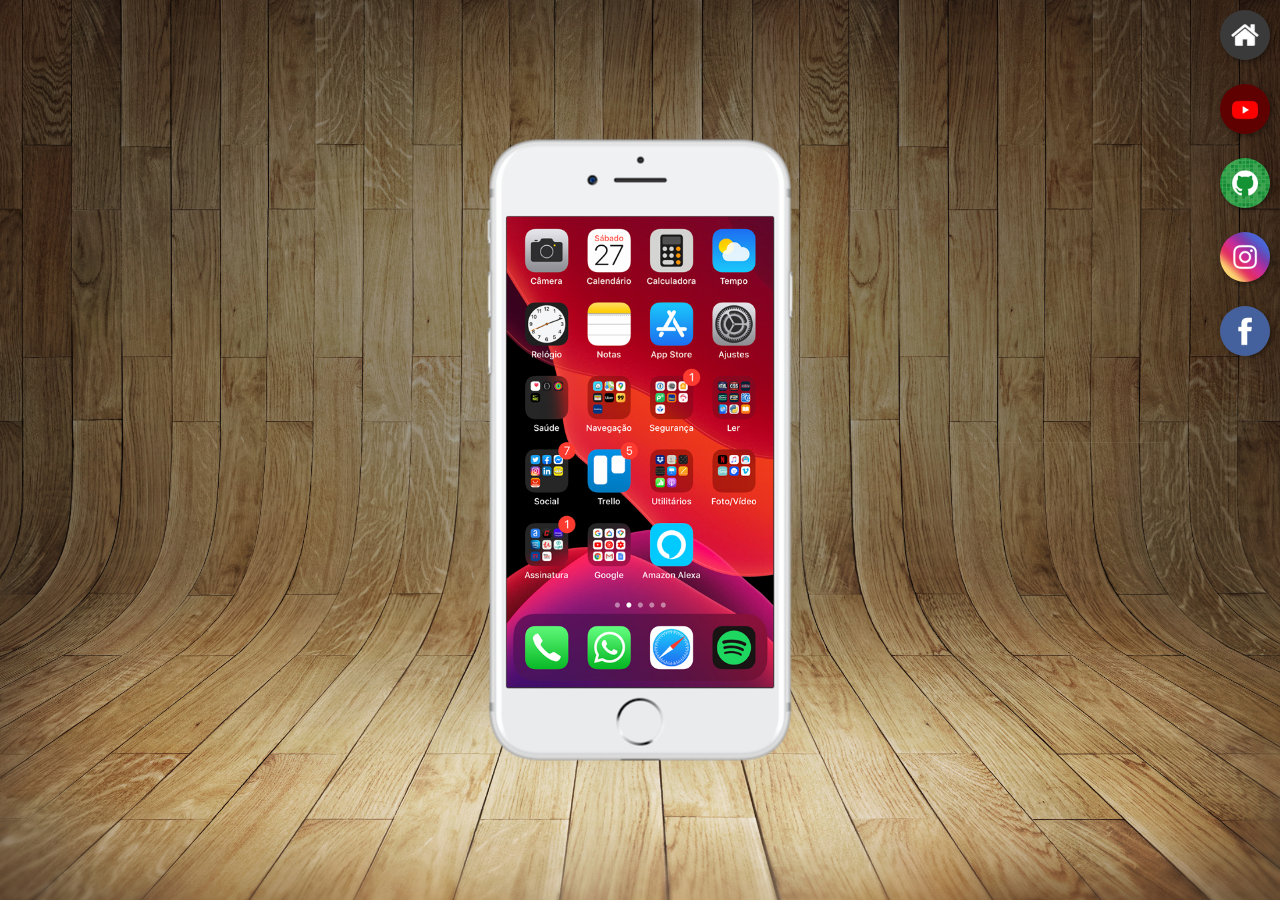
<file: index.html>
<!DOCTYPE html>
<html lang="pt-br">
<head>
    <meta charset="UTF-8">
    <meta name="viewport" content="width=device-width, initial-scale=1.0">
    <link rel="shortcut icon" href="imagens/favicon.ico" type="image/x-icon">
    <link rel="stylesheet" href="style/style.css">
    <title>Projeto de Redes Sociais</title>
</head>
<body>
    <main>
        <section id="telefone">
            <iframe src="home.html"  frameborder="0" name="tela" id="tela"></iframe>
        </section>
        
        <section id="redes-sociais">
            <a href="home.html" target="tela"><img src="imagens/logo-home.jpg" alt="Home"></a><br>
            <a href="youtube.html" target="tela"><img src="imagens/logo-youtube.jpg" alt="YouTube"></a><br>
            <a href="github.html" target="tela"><img src="imagens/logo-github.jpg" alt="GitHub"></a><br>
            <a href="instagram.html" target="tela"><img src="imagens/logo-instagram.jpg" alt="Instgram"></a><br>
            <a href="facebook.html" target="tela"><img src="imagens/logo-facebook.jpg" alt="Facebook"></a><br>
        </section>
    </main>
</body>
</html>
</file>
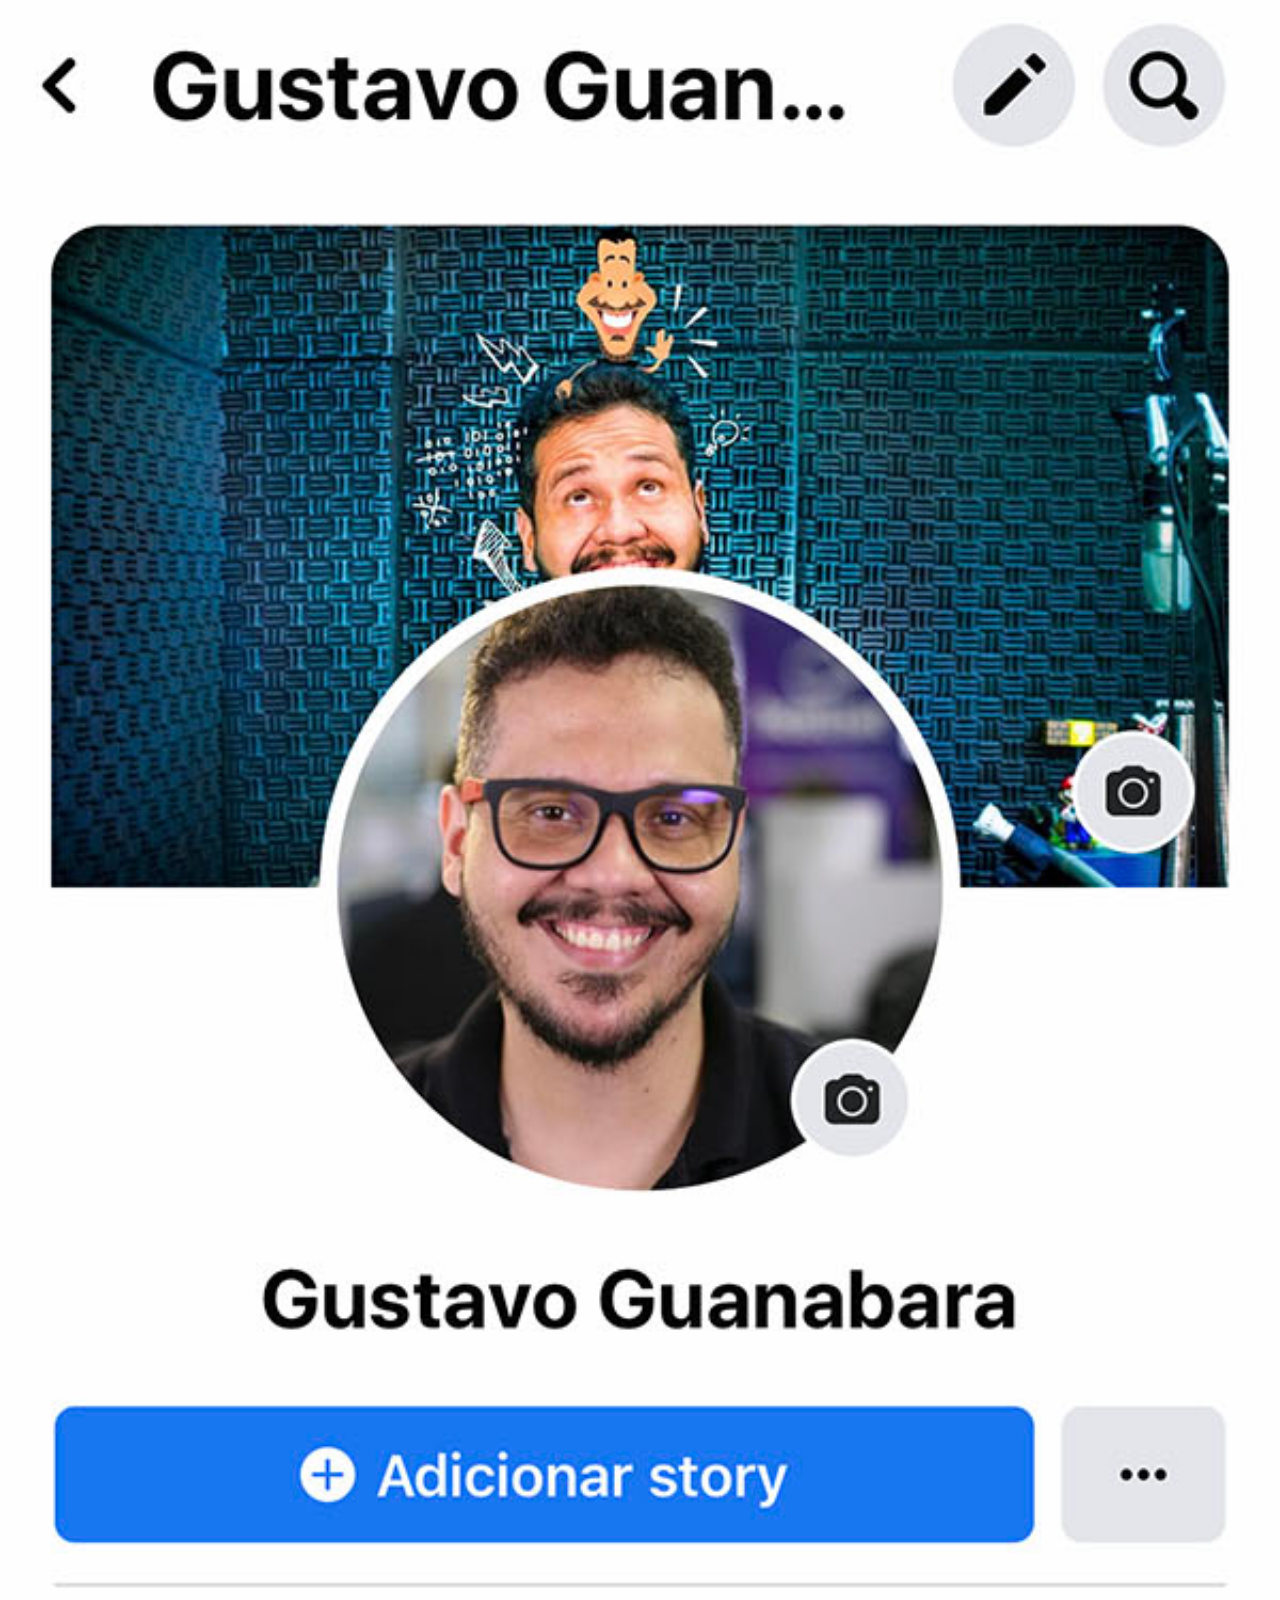
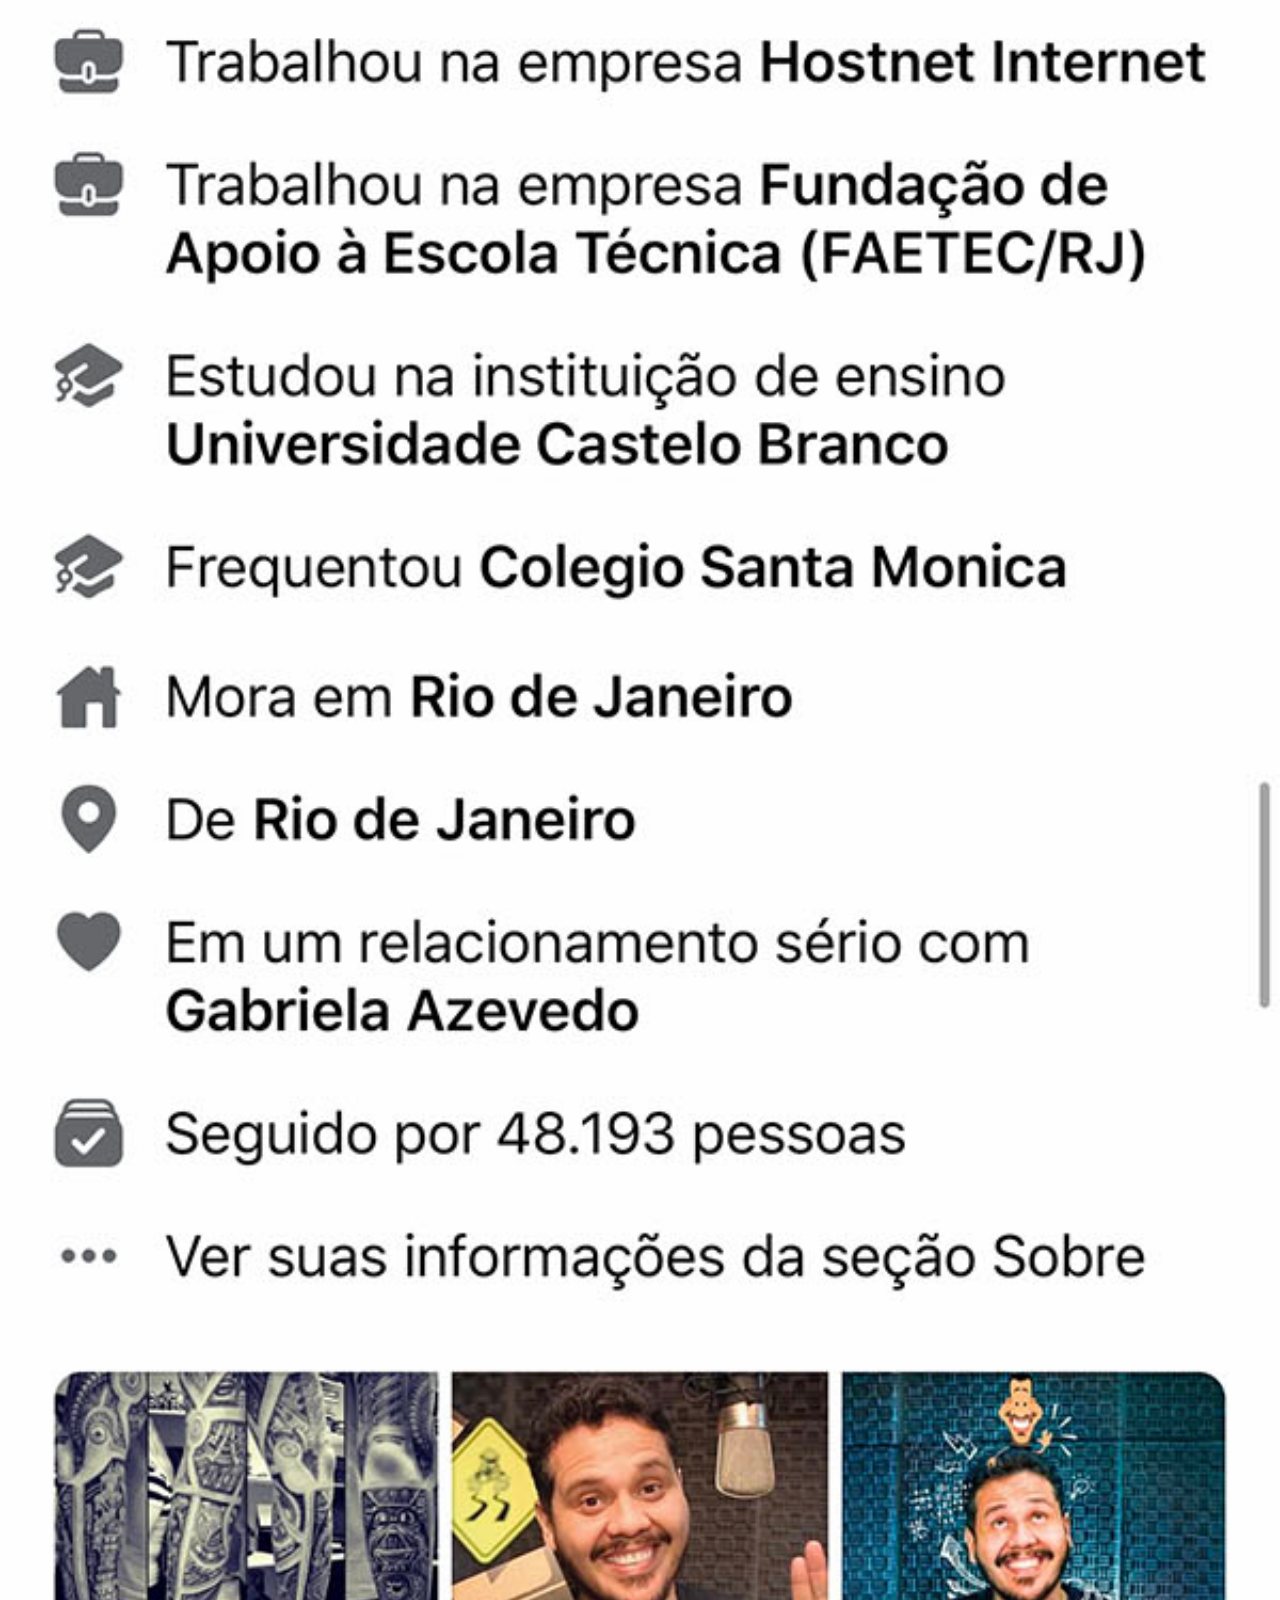
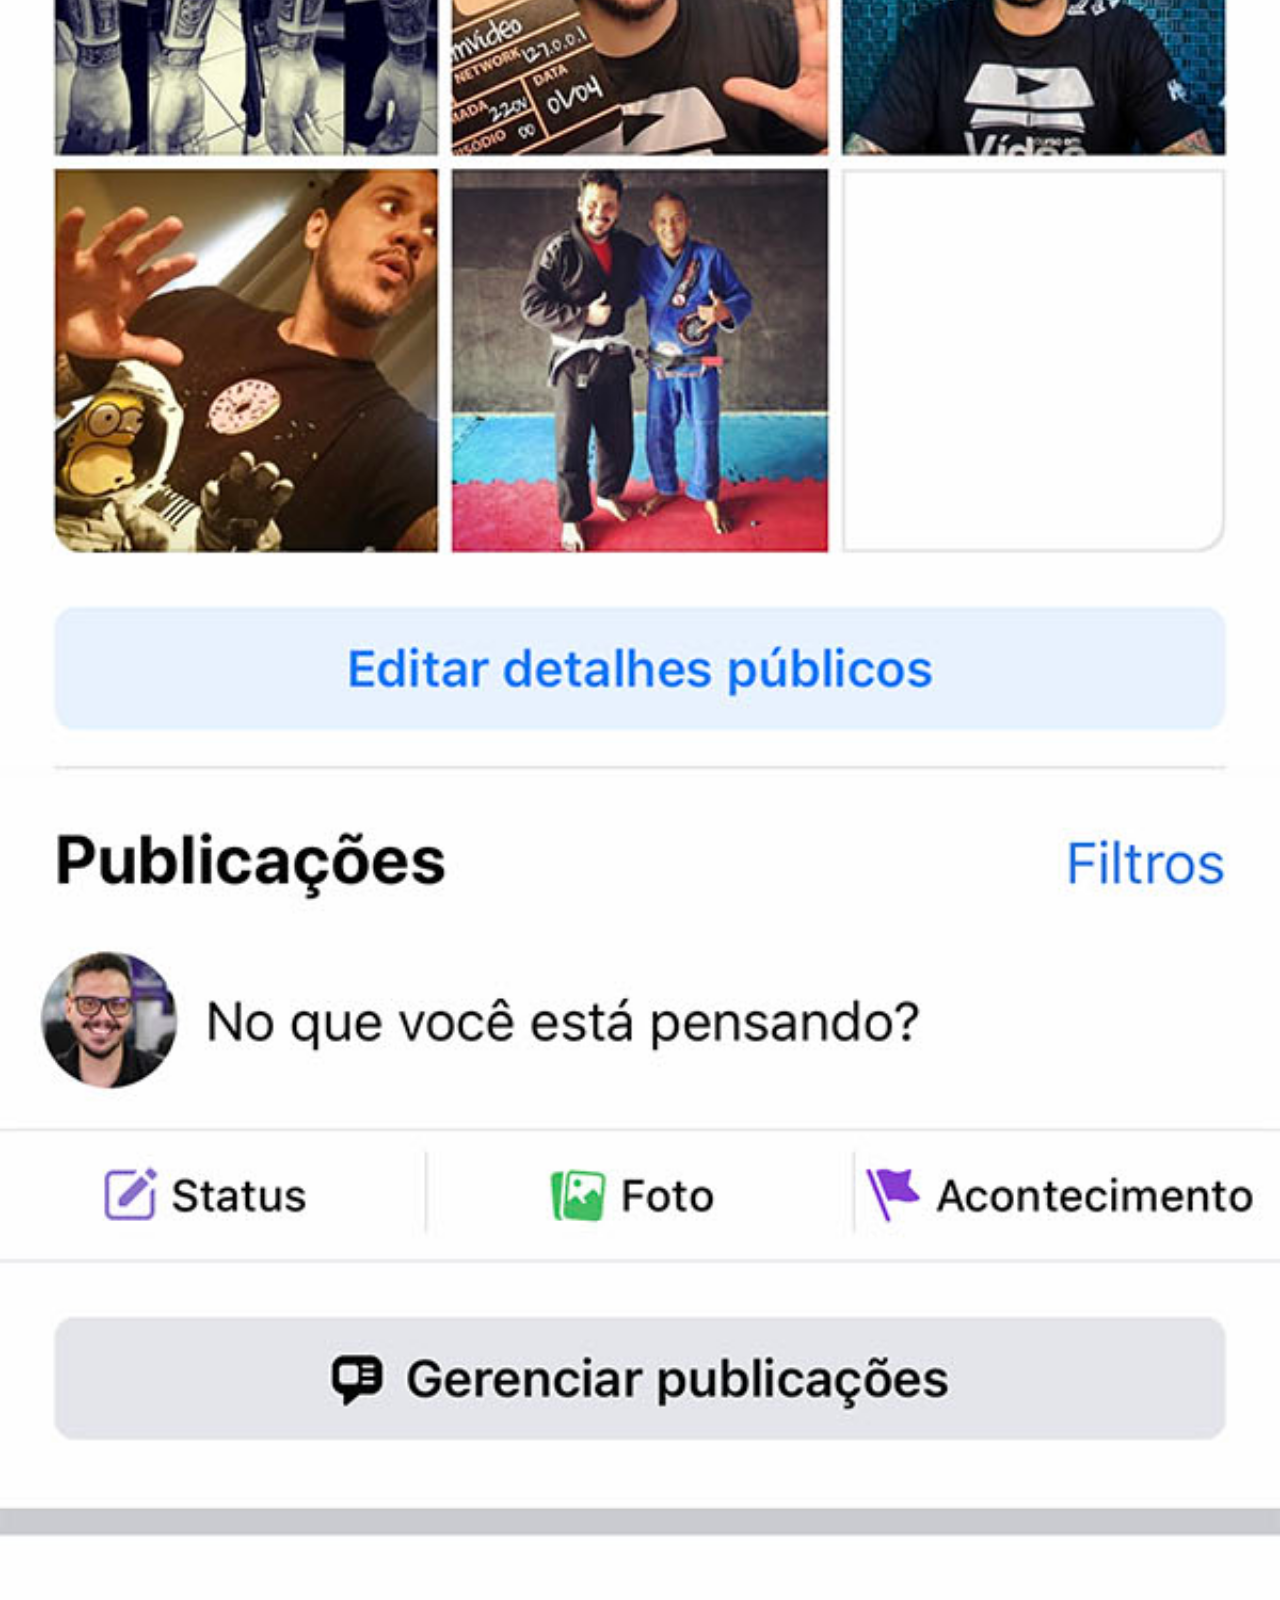
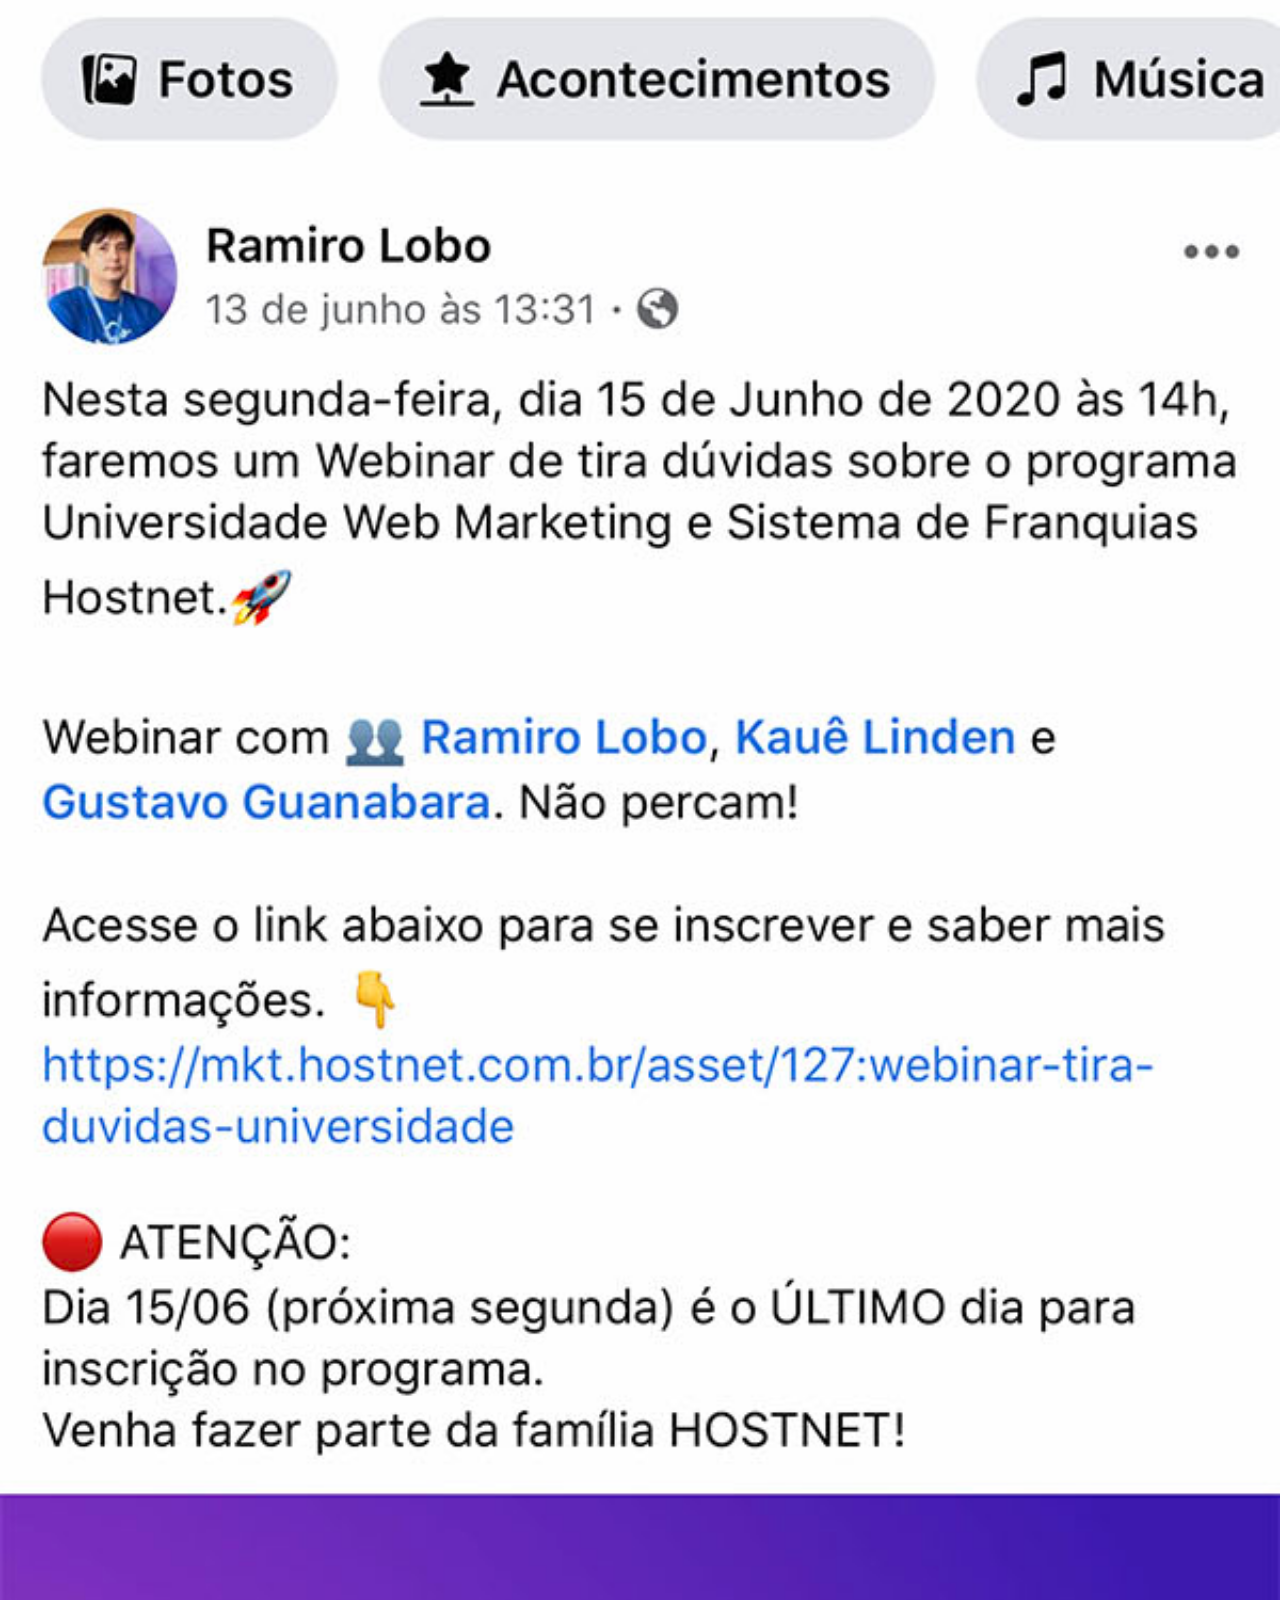
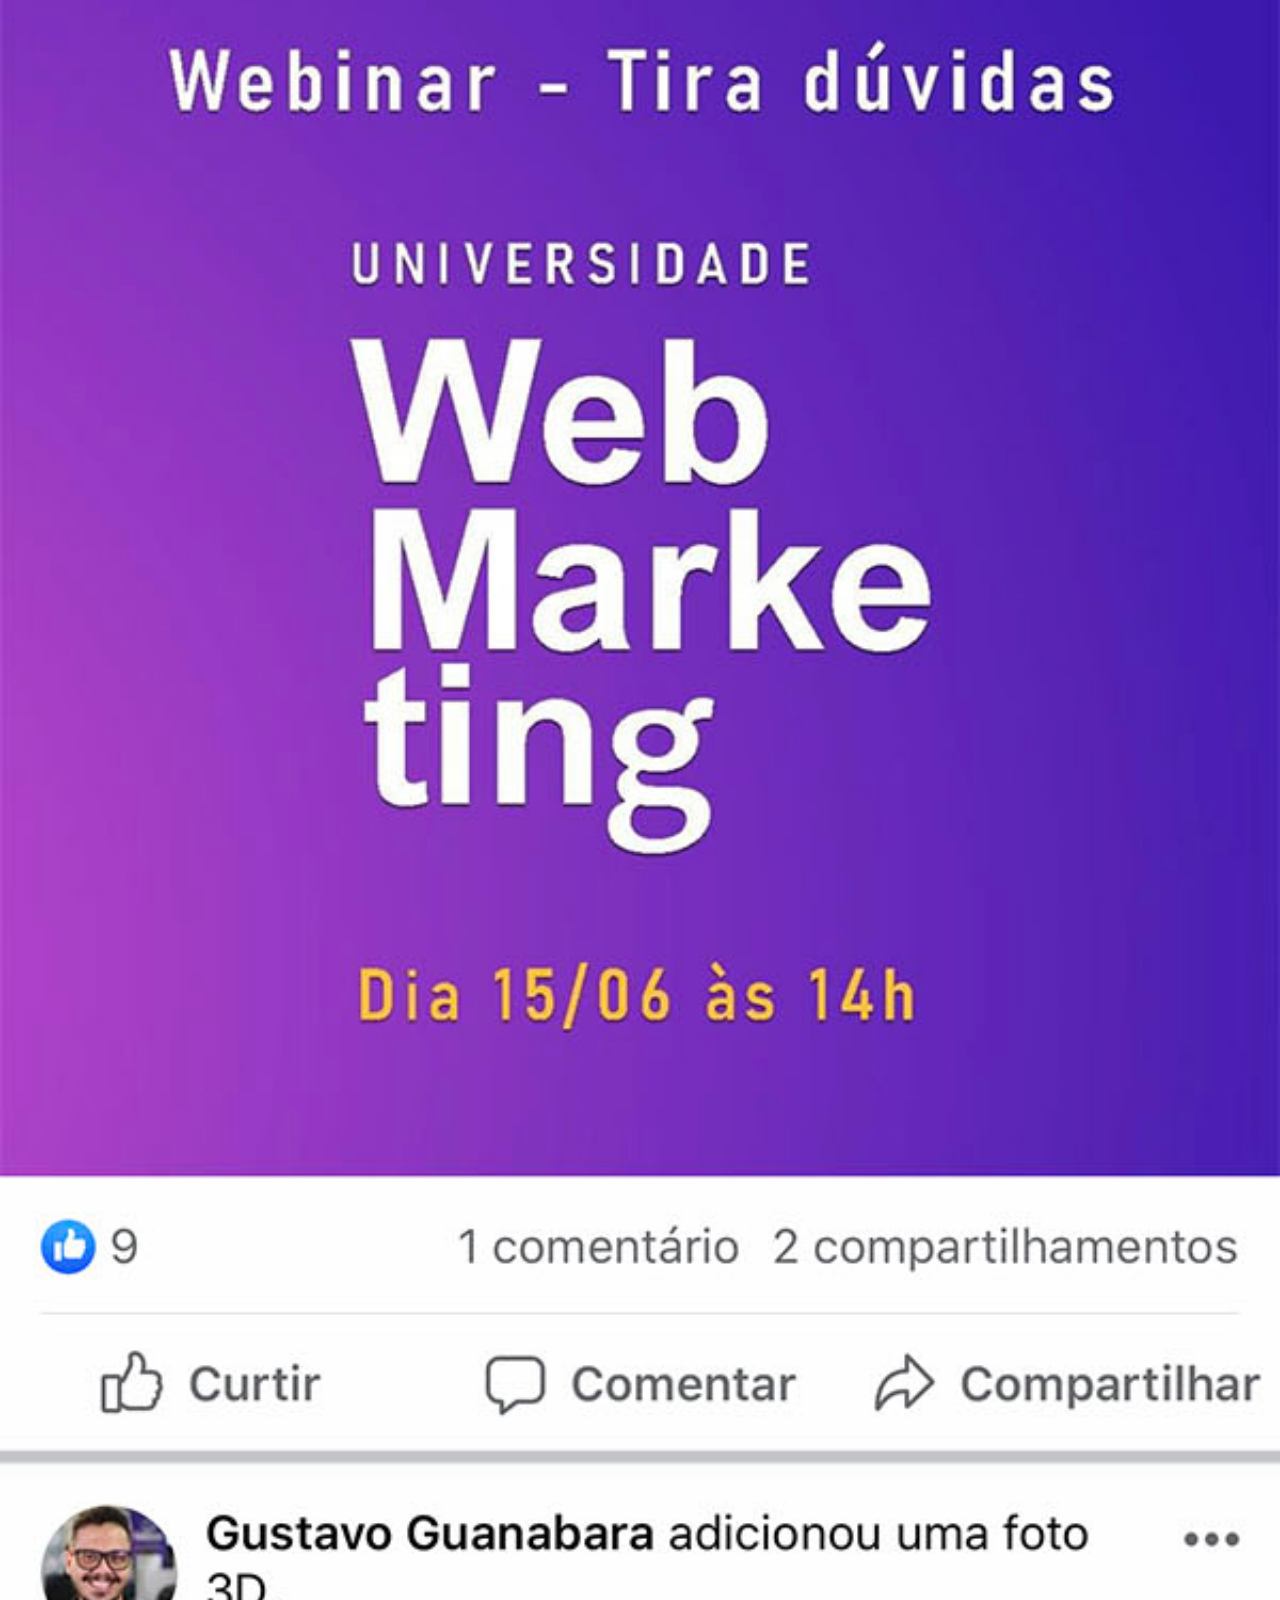
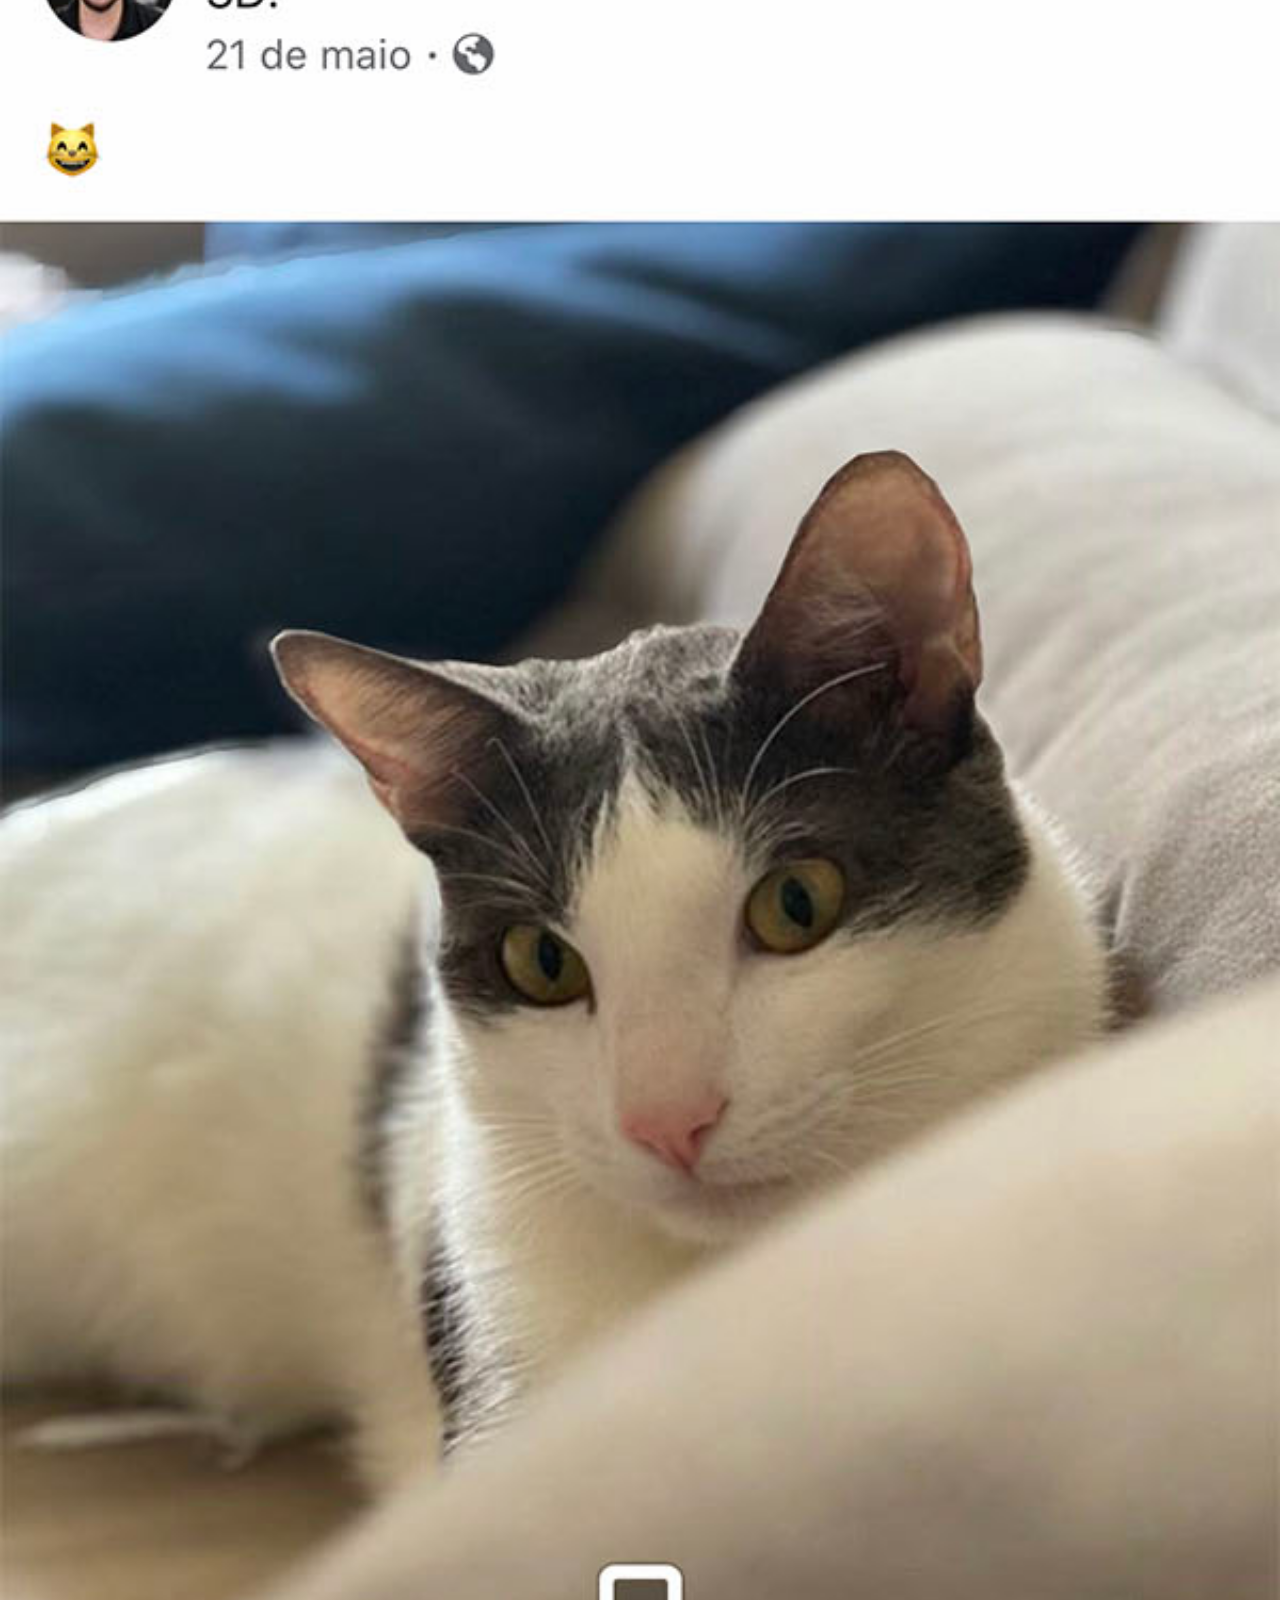
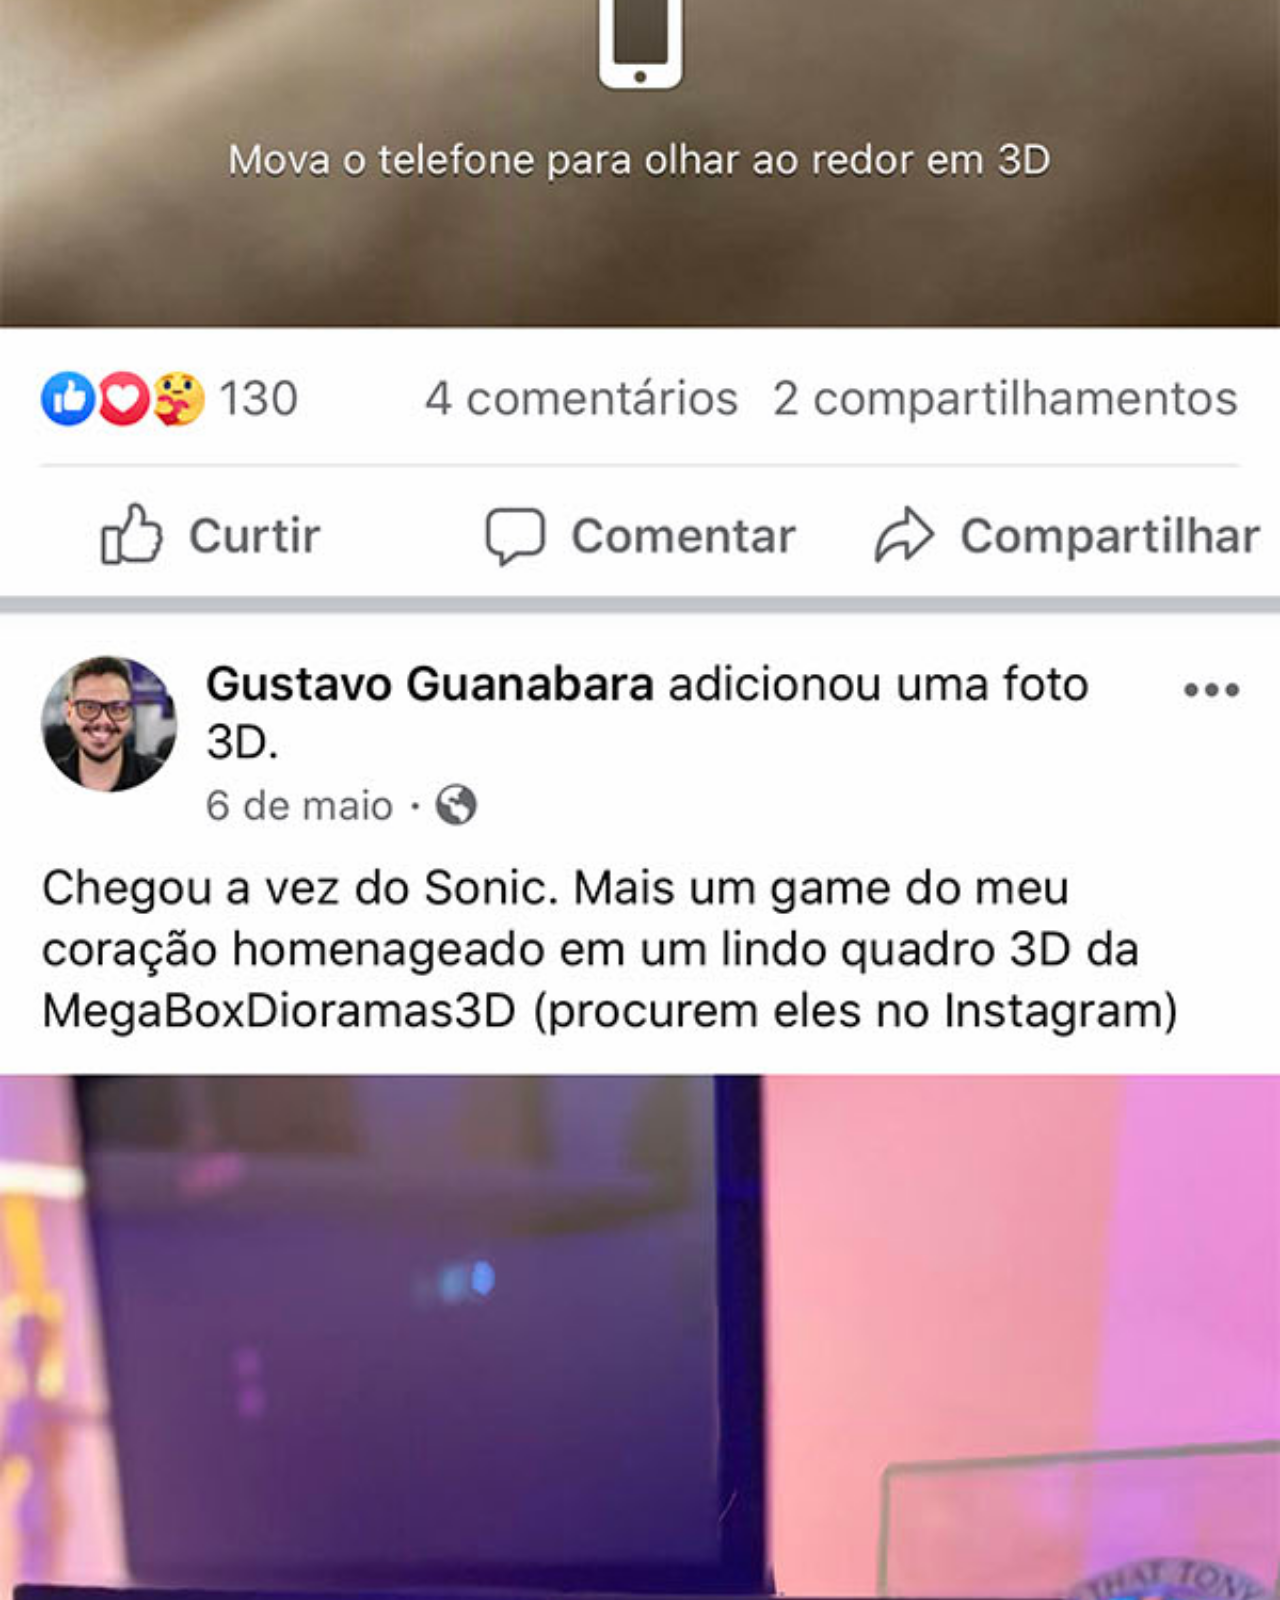
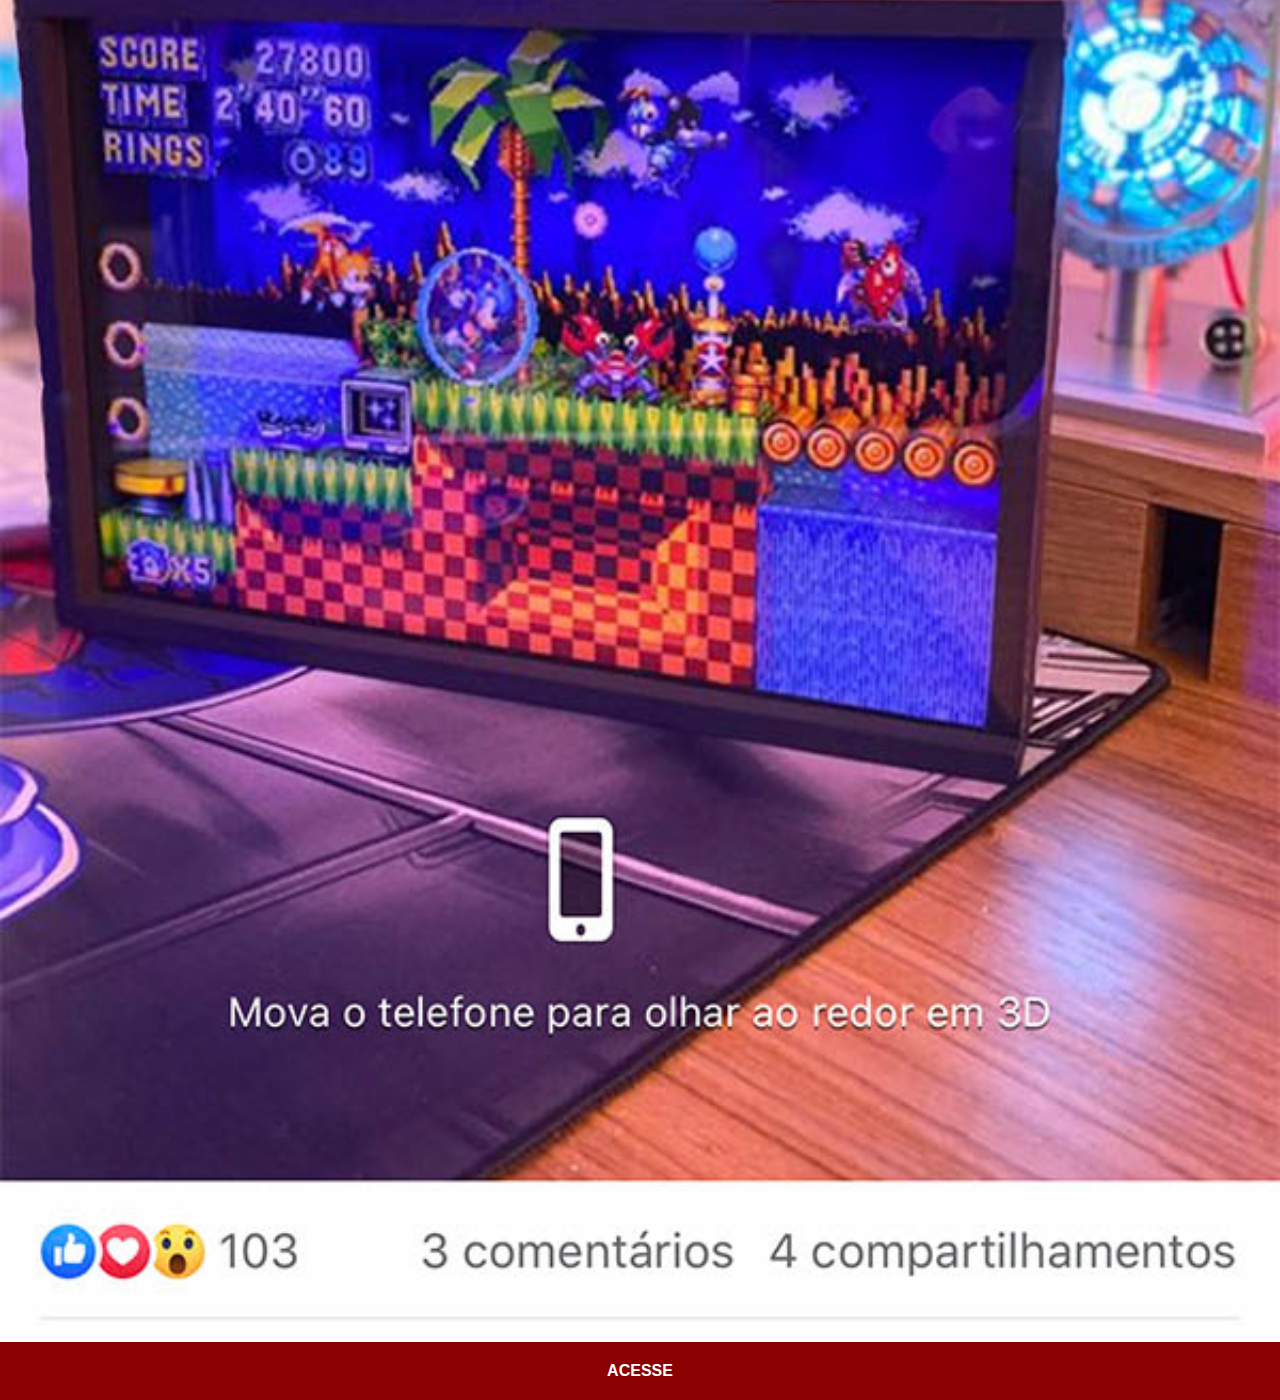
<file: facebook.html>
<!DOCTYPE html>
<html lang="pt-br">
<head>
    <meta charset="UTF-8">
    <meta name="viewport" content="width=device-width, initial-scale=1.0">
    <title>Facebook</title>
    <link rel="stylesheet" href="style/social.css">
</head>
<body>
    <img src="imagens/tela-facebook.jpg" alt="Facebook">
    <a href="https://www.facebook.com/gustavoguanabara" target="_blank">ACESSE</a>
</body>
</html>
</file>
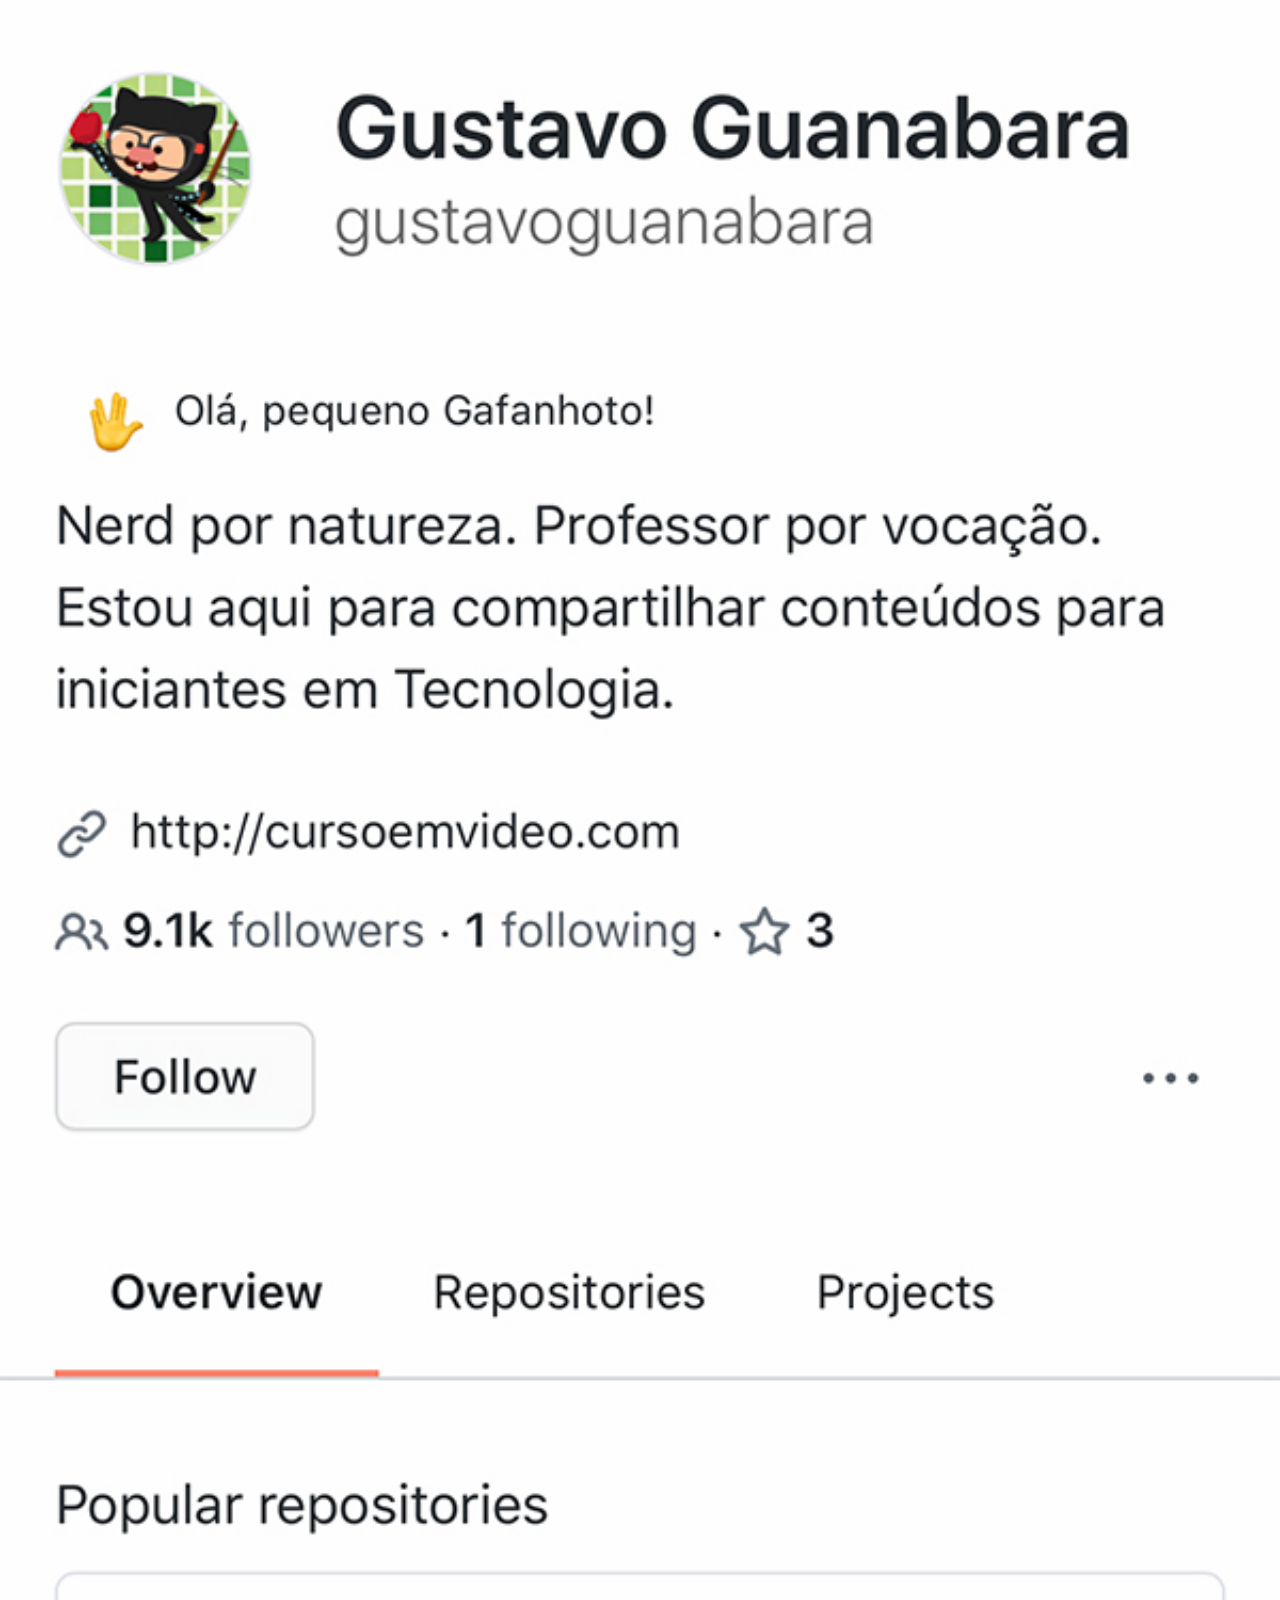
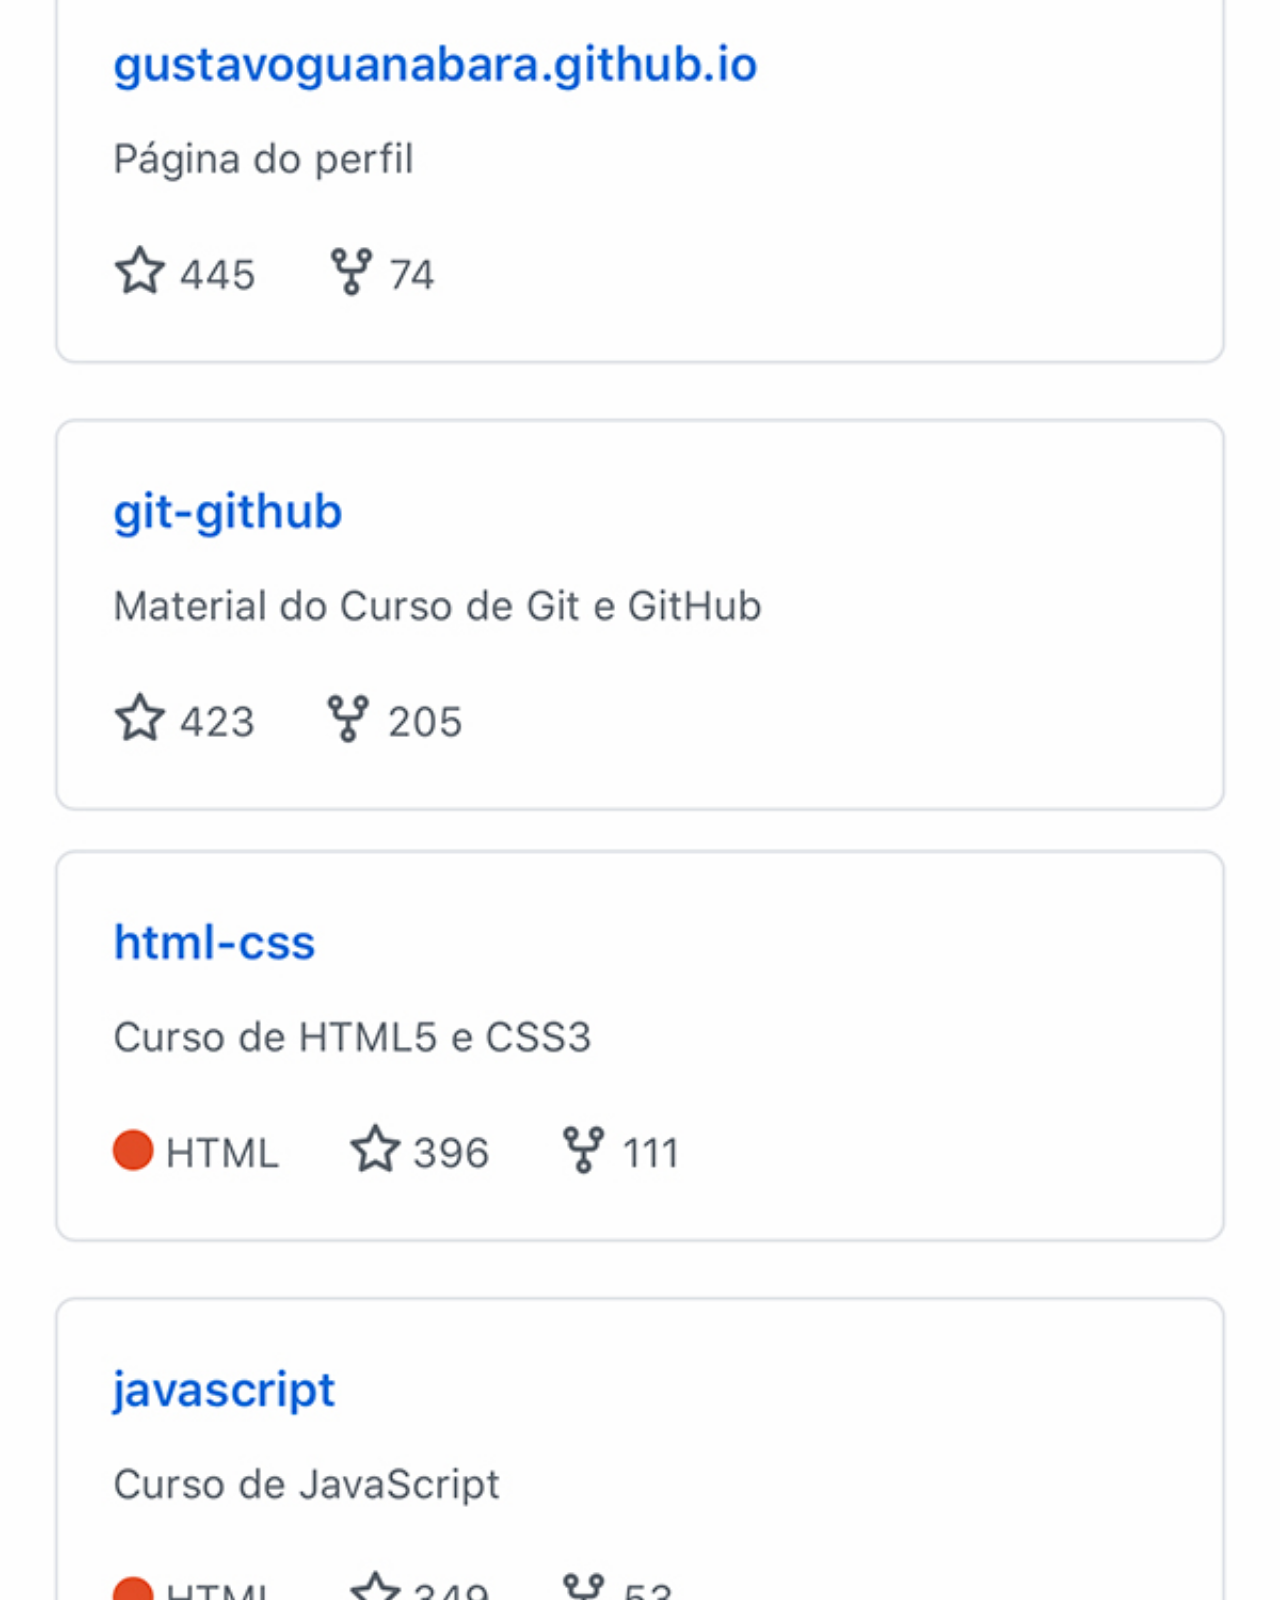
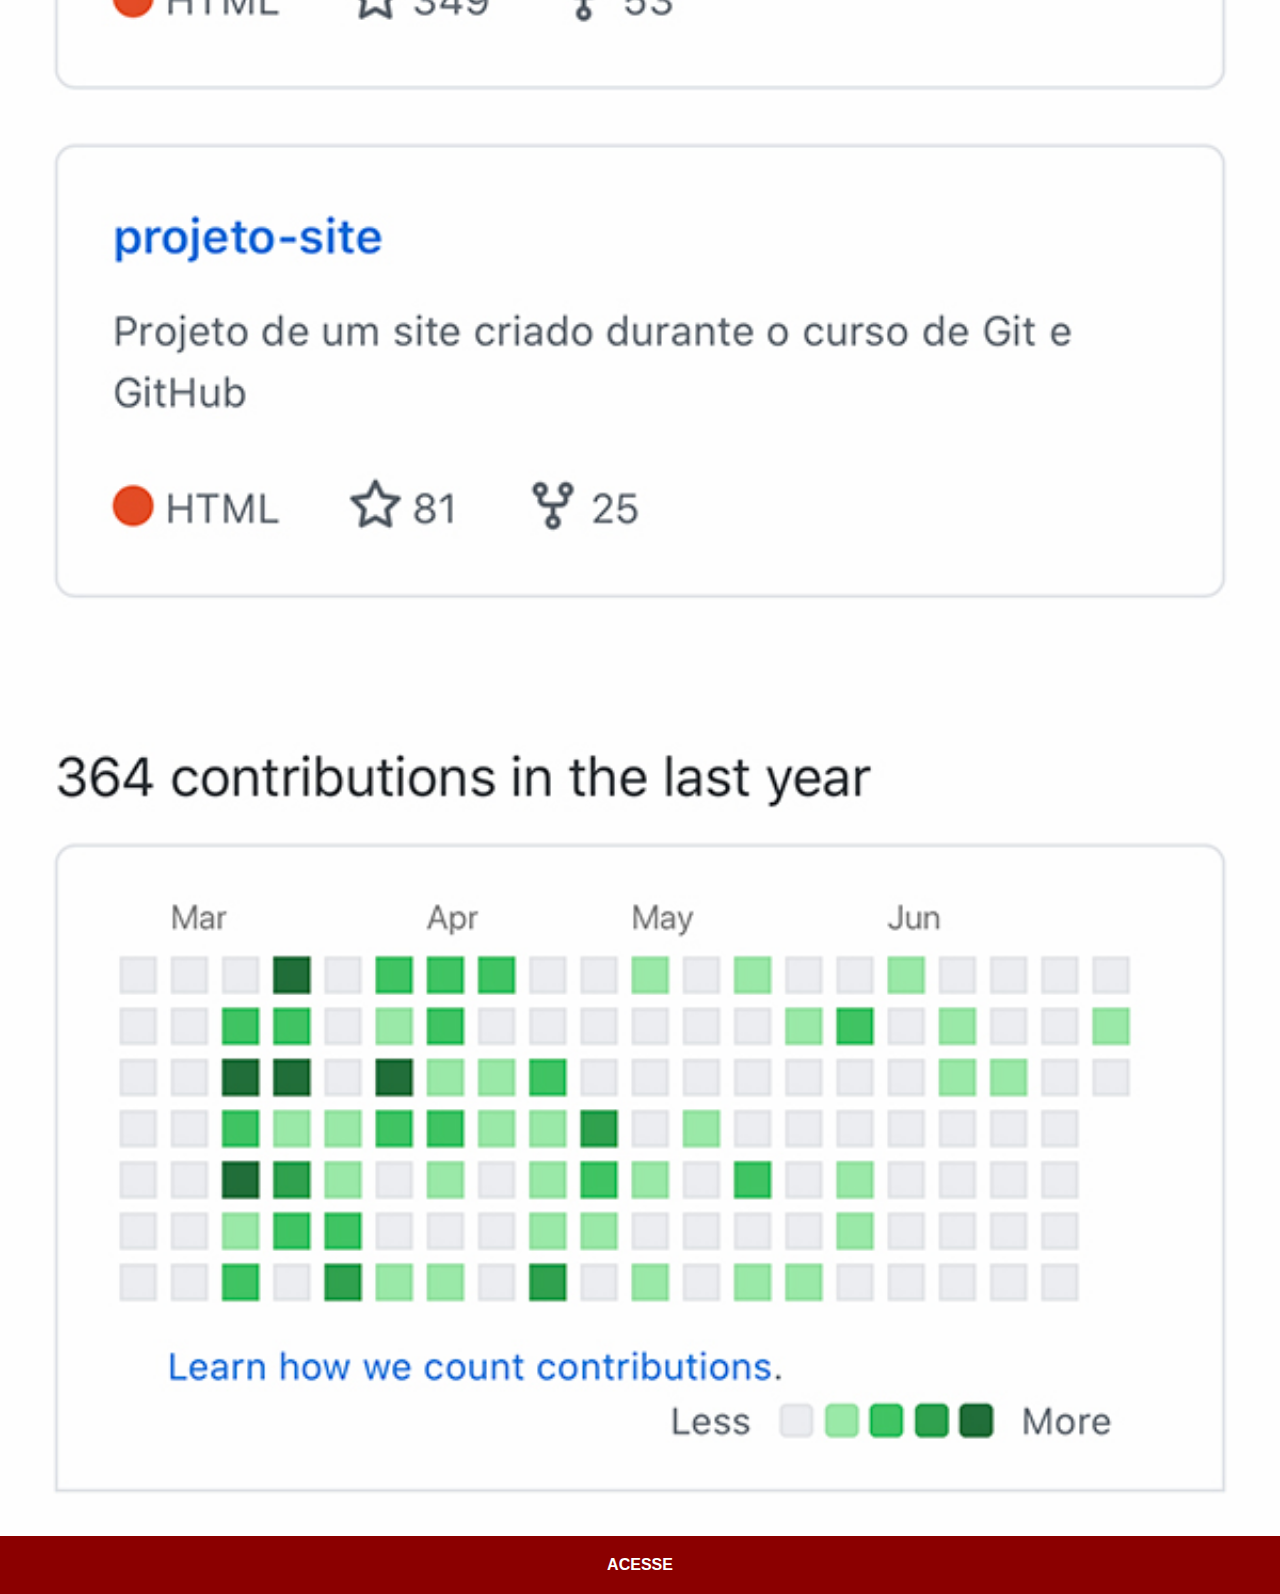
<file: github.html>
<!DOCTYPE html>
<html lang="pt-br">
<head>
    <meta charset="UTF-8">
    <meta name="viewport" content="width=device-width, initial-scale=1.0">
    <title>GitHub</title>
    <link rel="stylesheet" href="style/social.css">
</head>
<body>
    <img src="imagens/tela-github.jpg" alt="GitHub">
    <a href="https://github.com/gustavoguanabara" target="_blank">ACESSE</a>
</body>
</html>
</file>
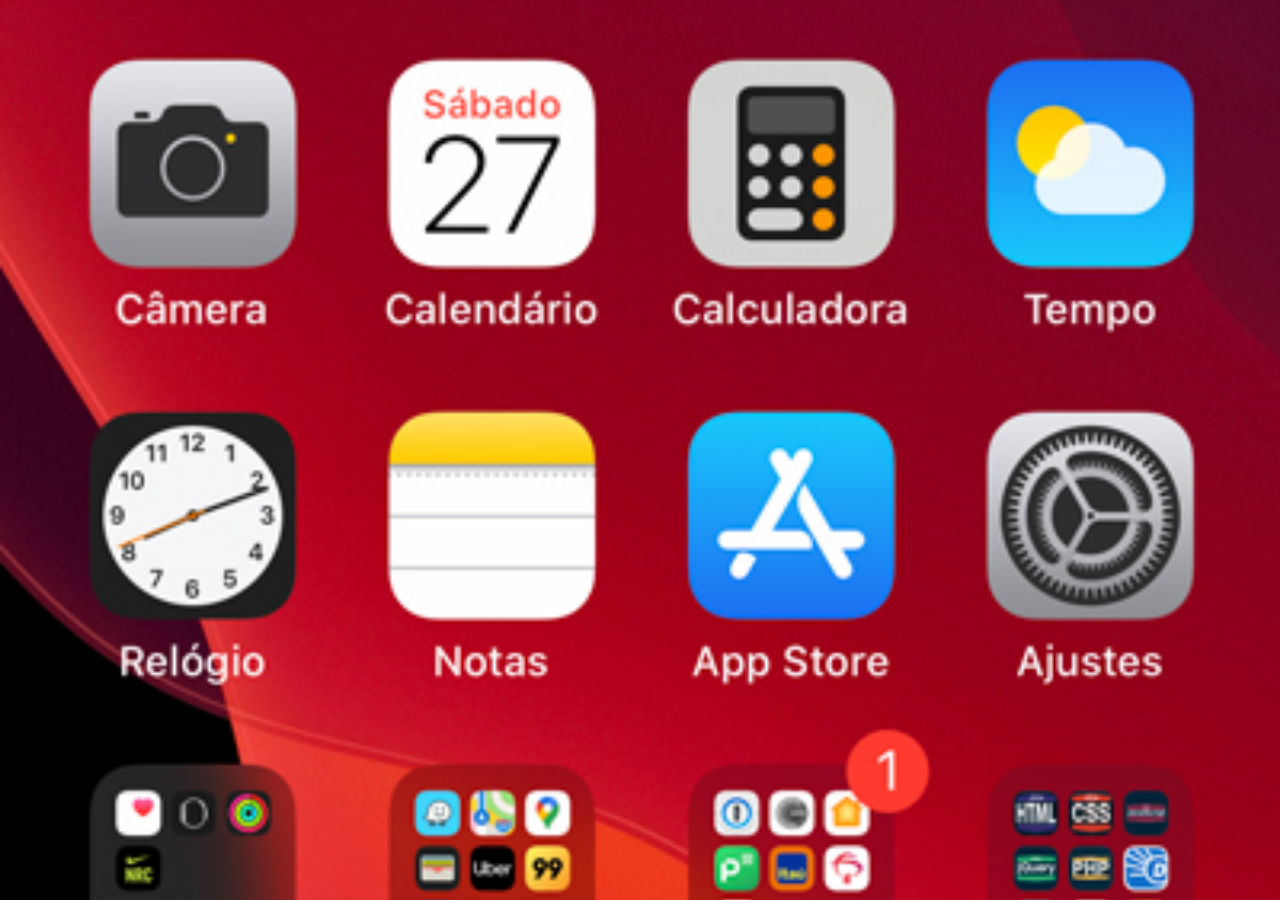
<file: home.html>
<!DOCTYPE html>
<html lang="pt-br">
<head>
    <meta charset="UTF-8">
    <meta name="viewport" content="width=device-width, initial-scale=1.0">
    <title>Home</title>
    <style>
        * {
            margin: 0;
            padding: 0;
        }

        body {
            width: 100vw;
            height: 100vh;
            background: black url(imagens/tela-home.jpg) no-repeat top center;
            background-size: cover;
        }
    </style>
</head>
<body>
    
</body>
</html>
</file>
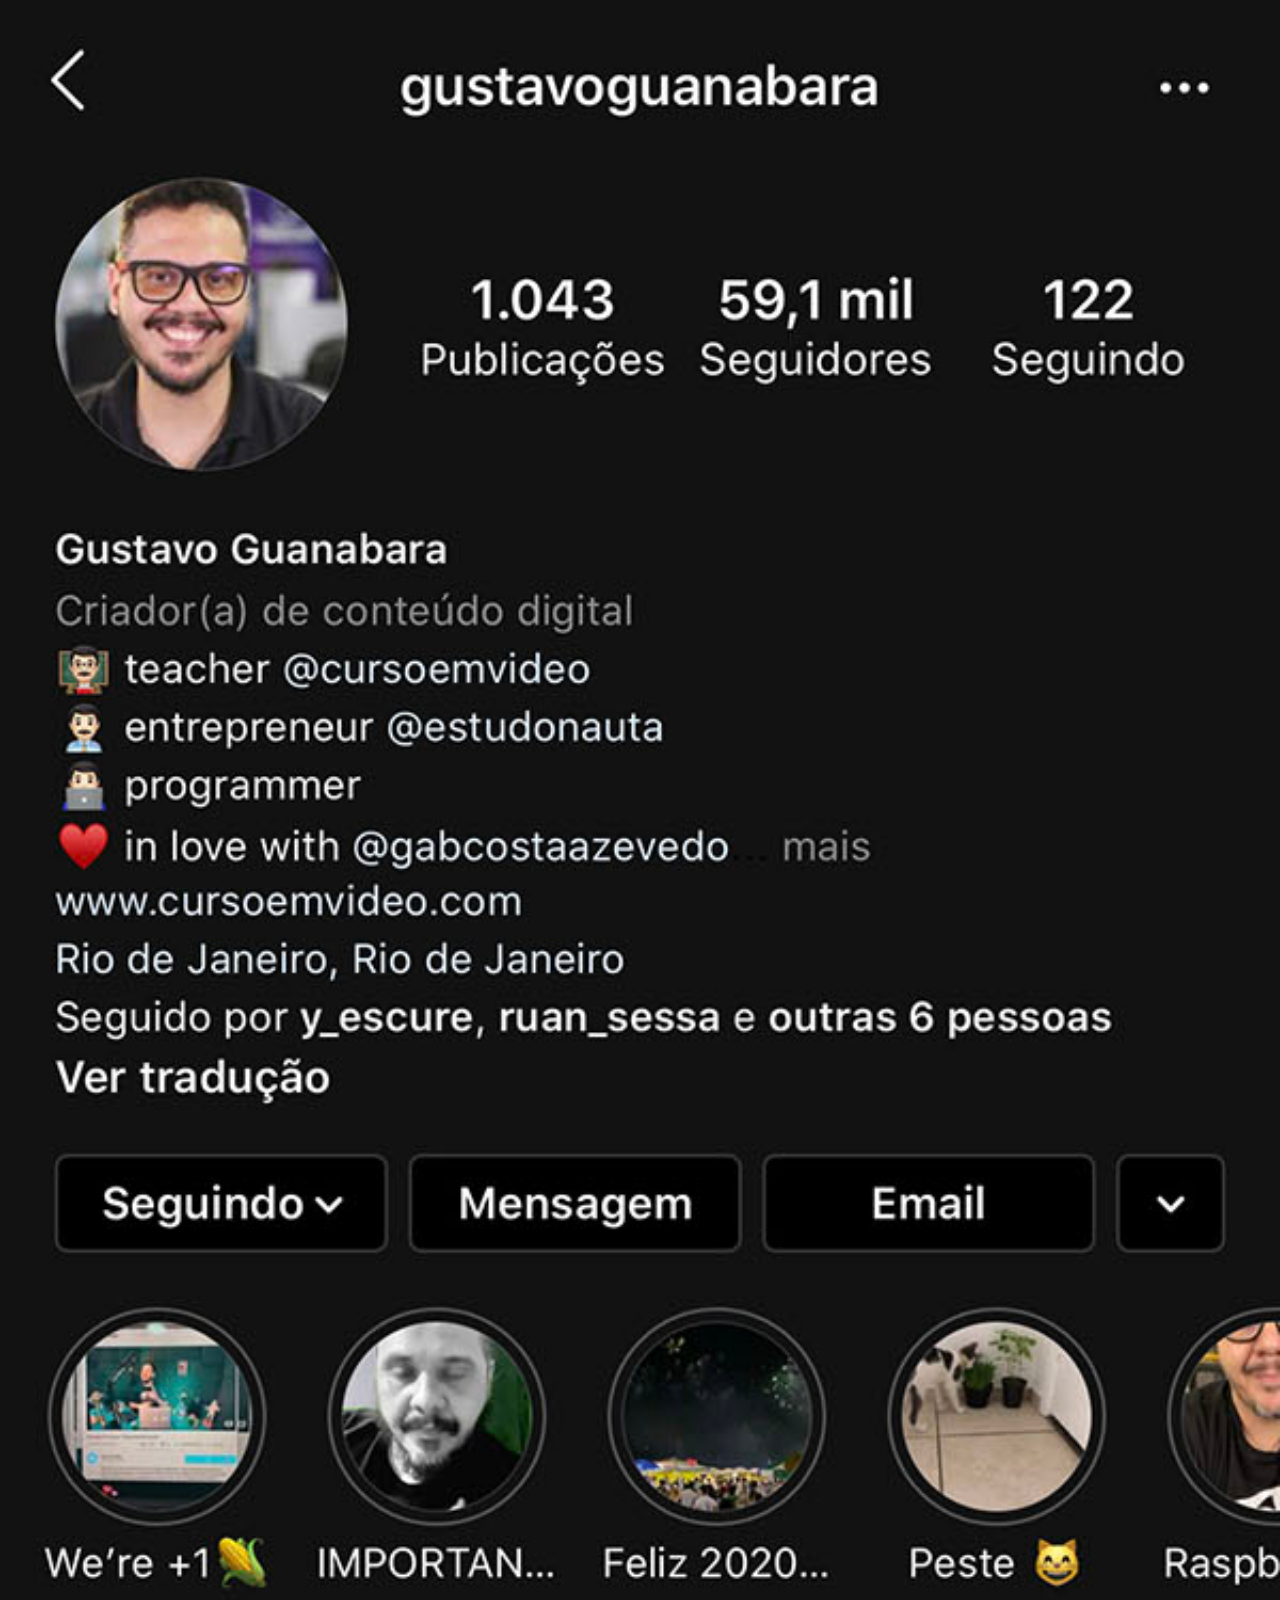
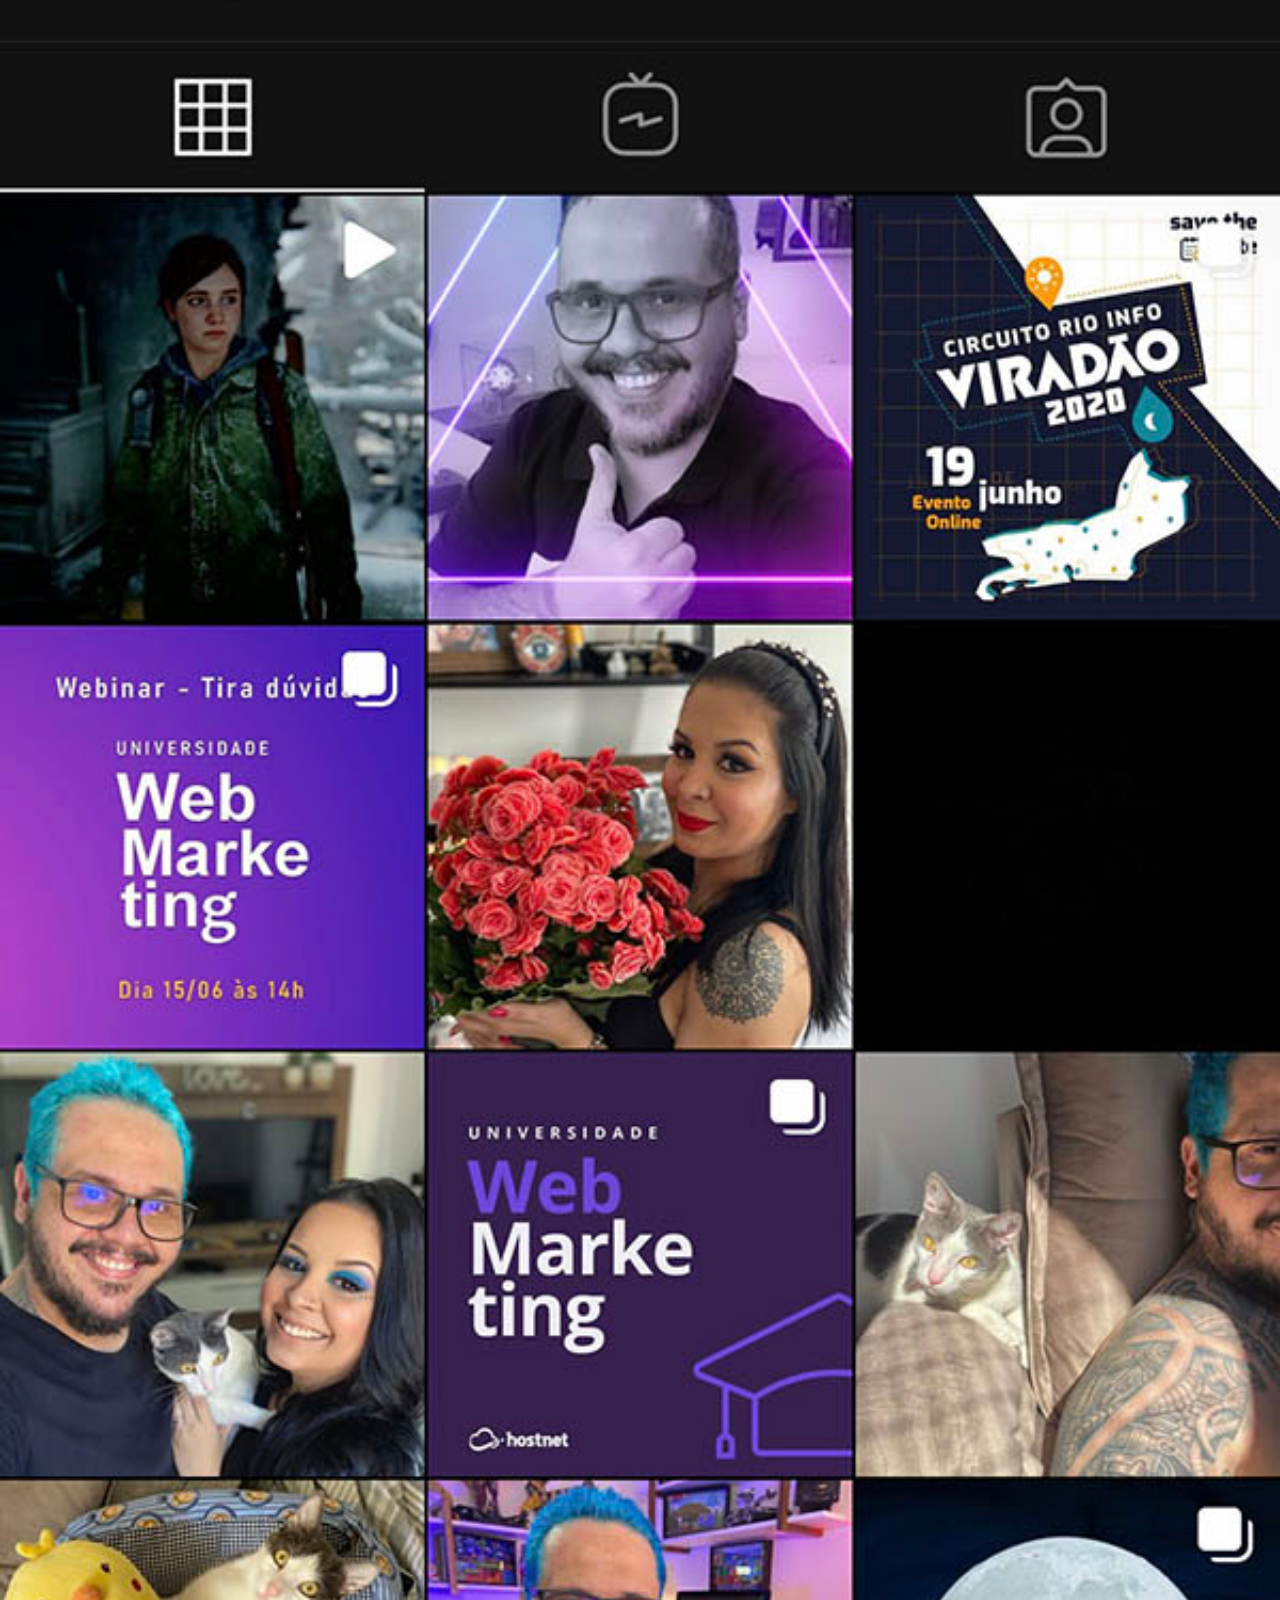
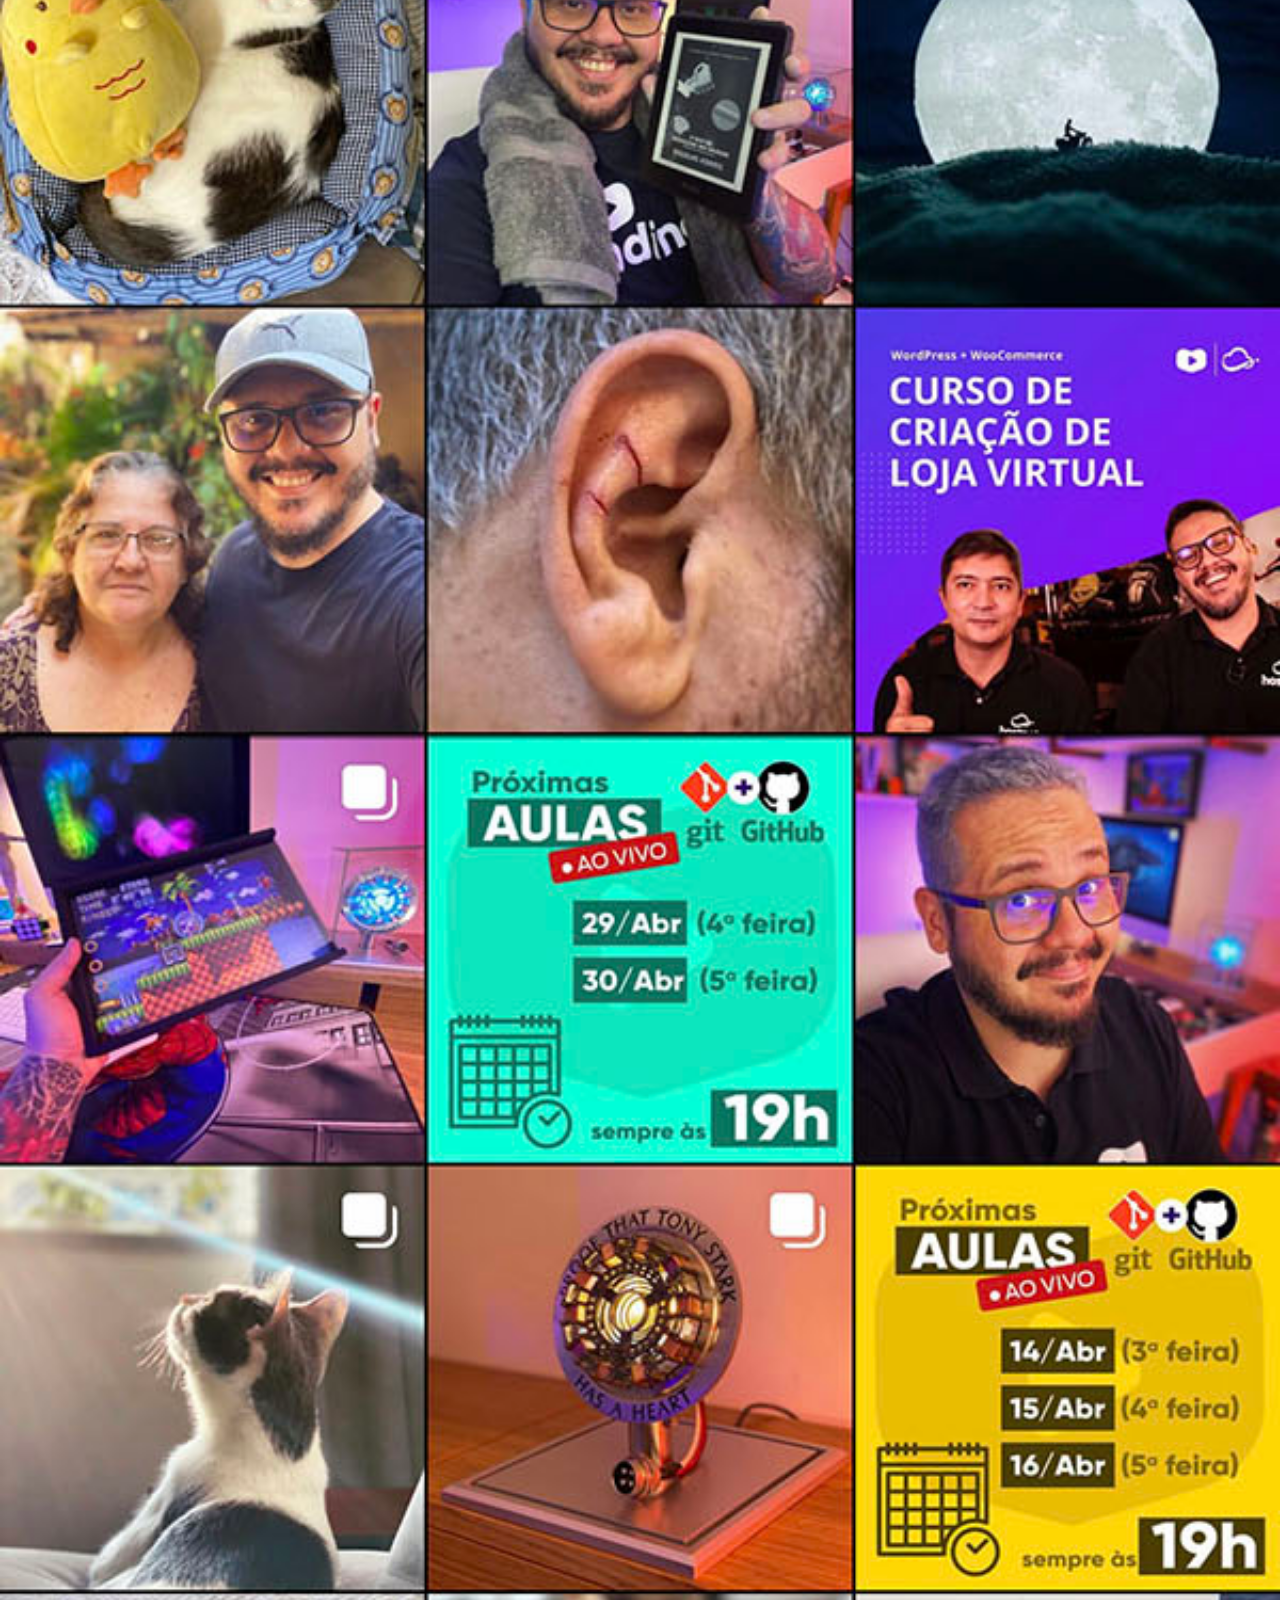
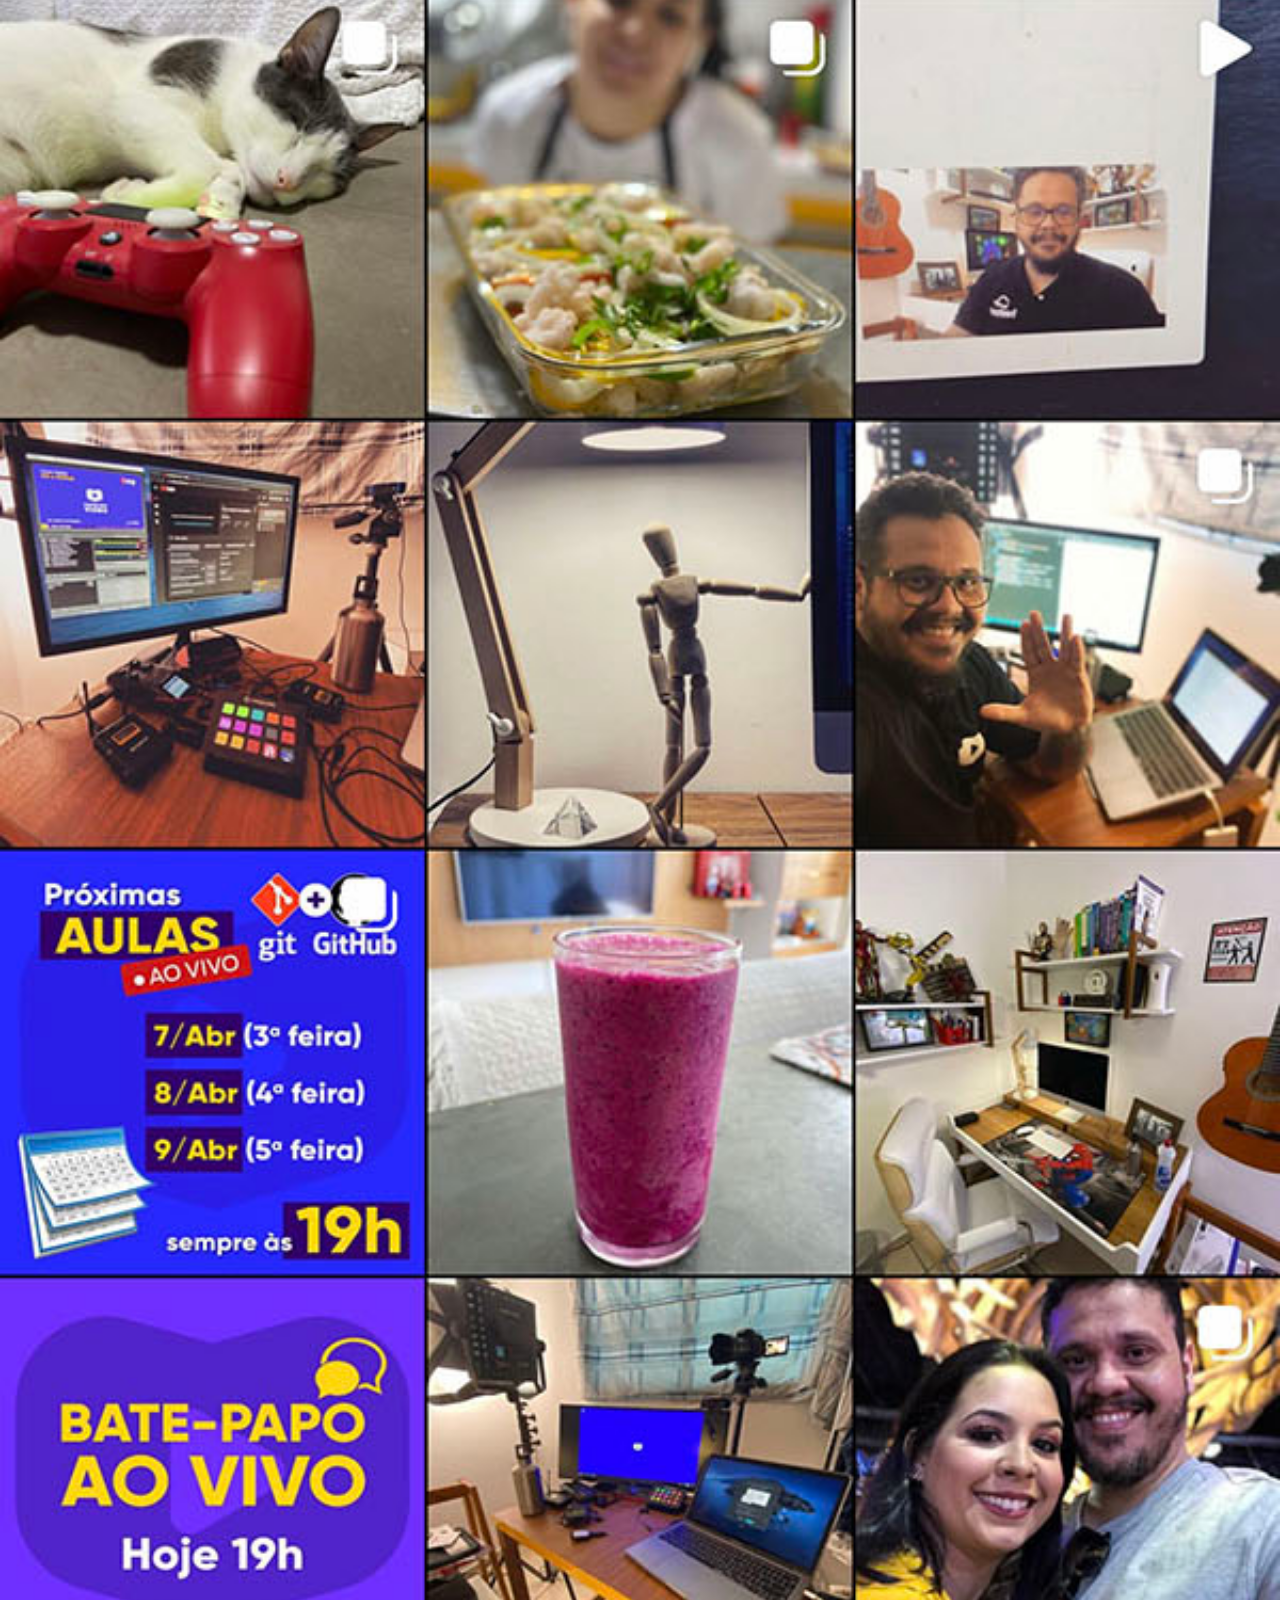
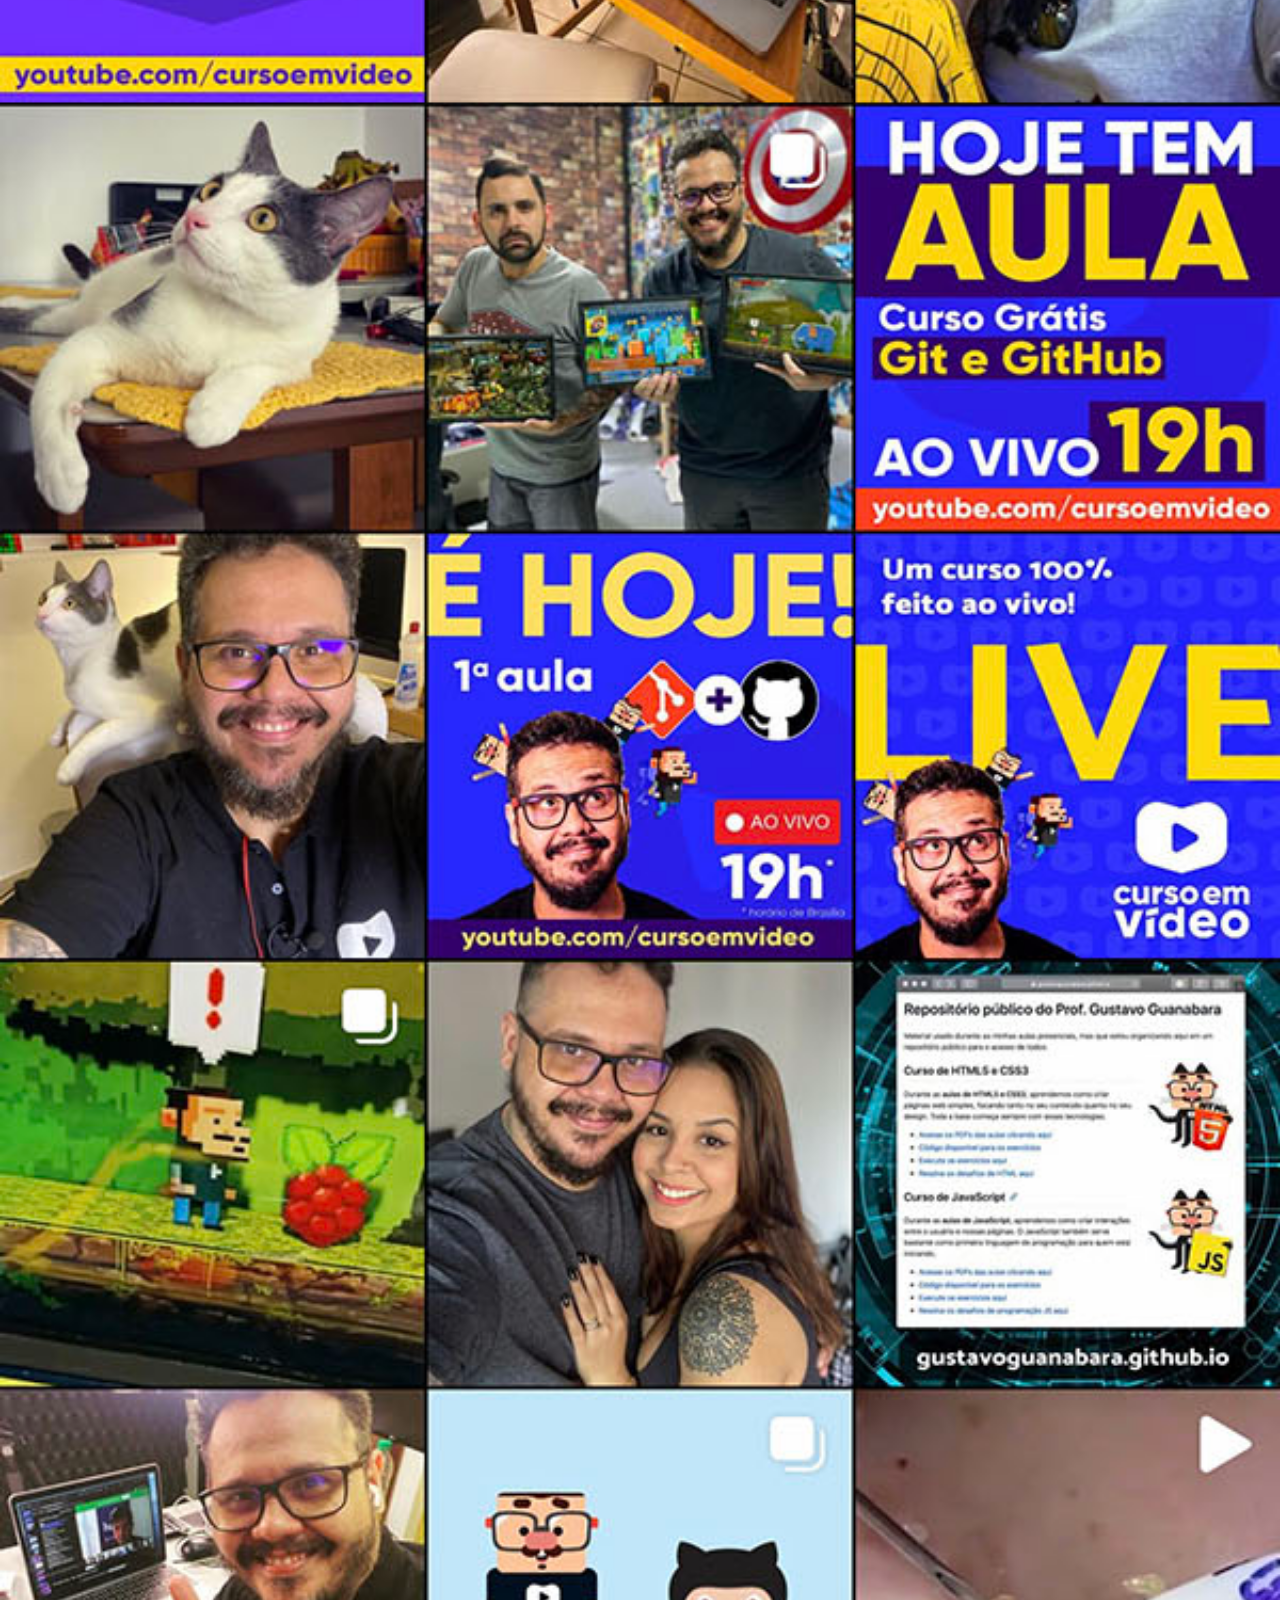
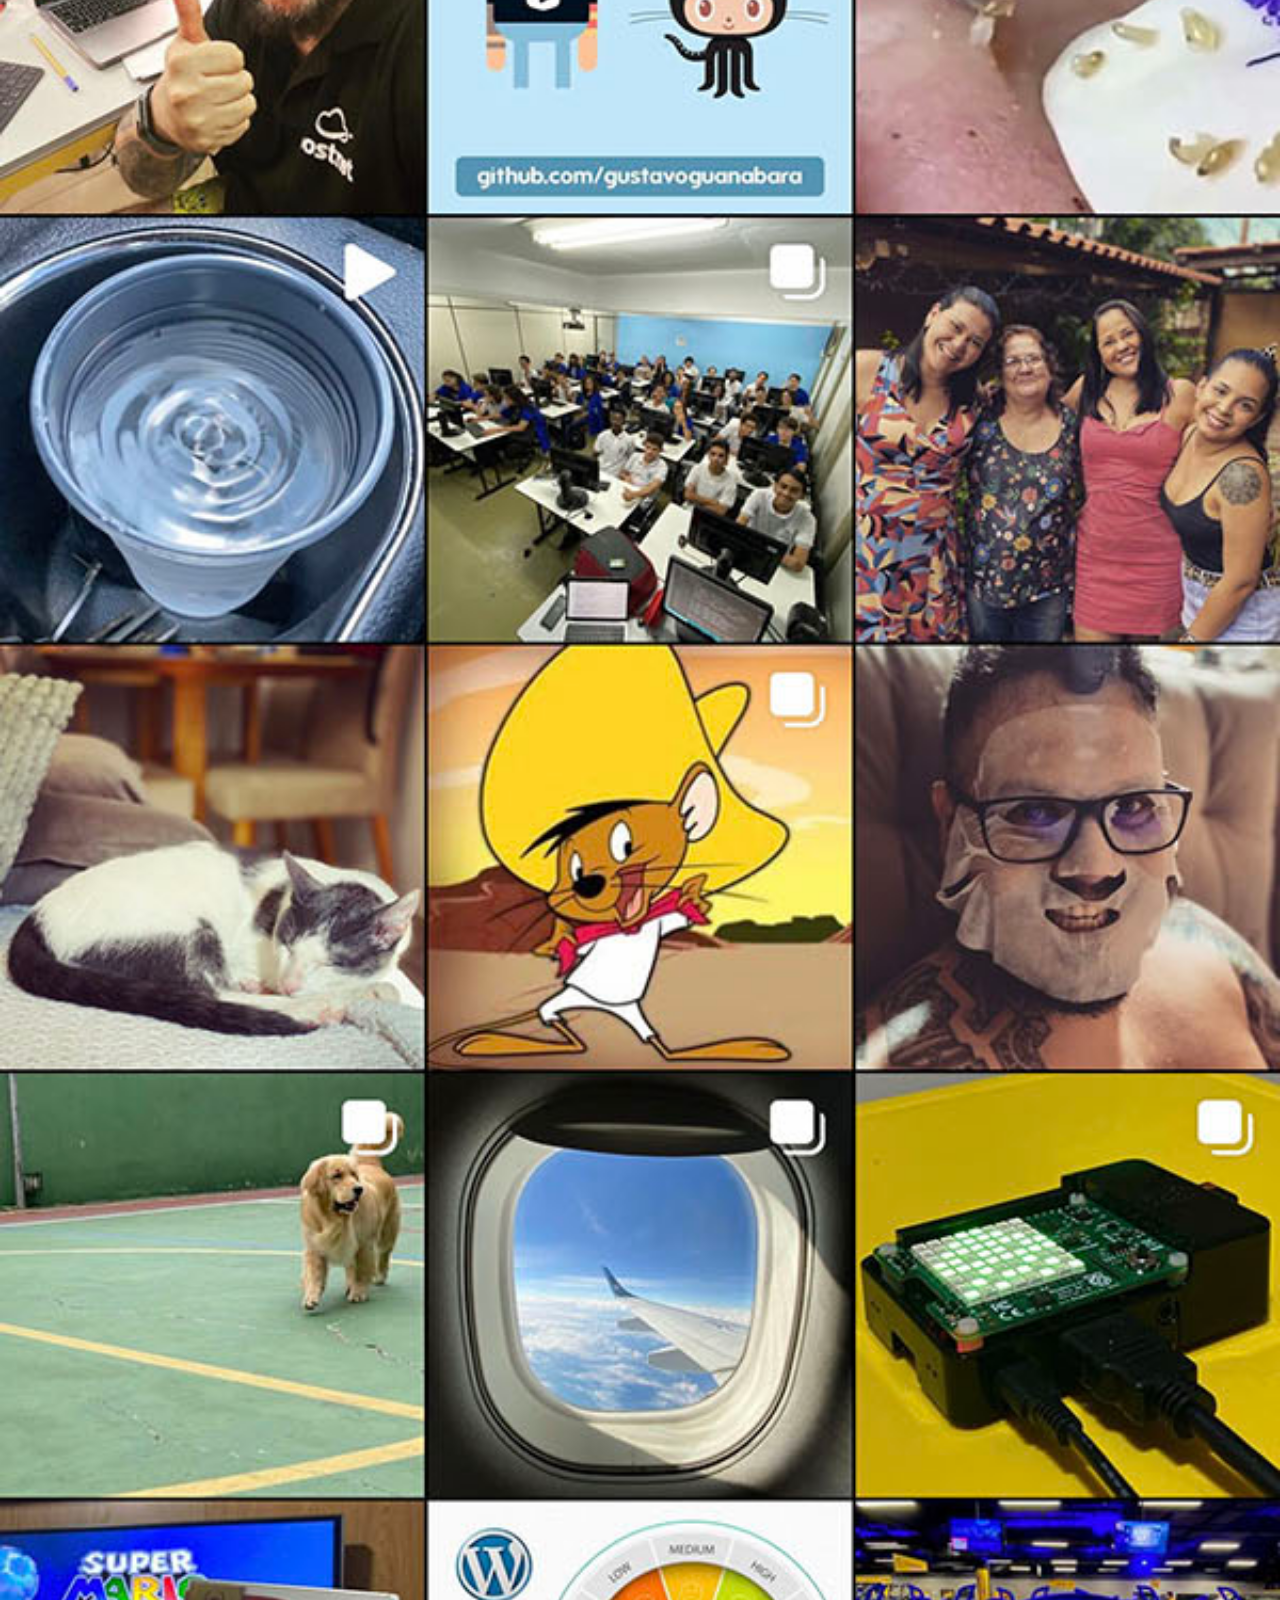
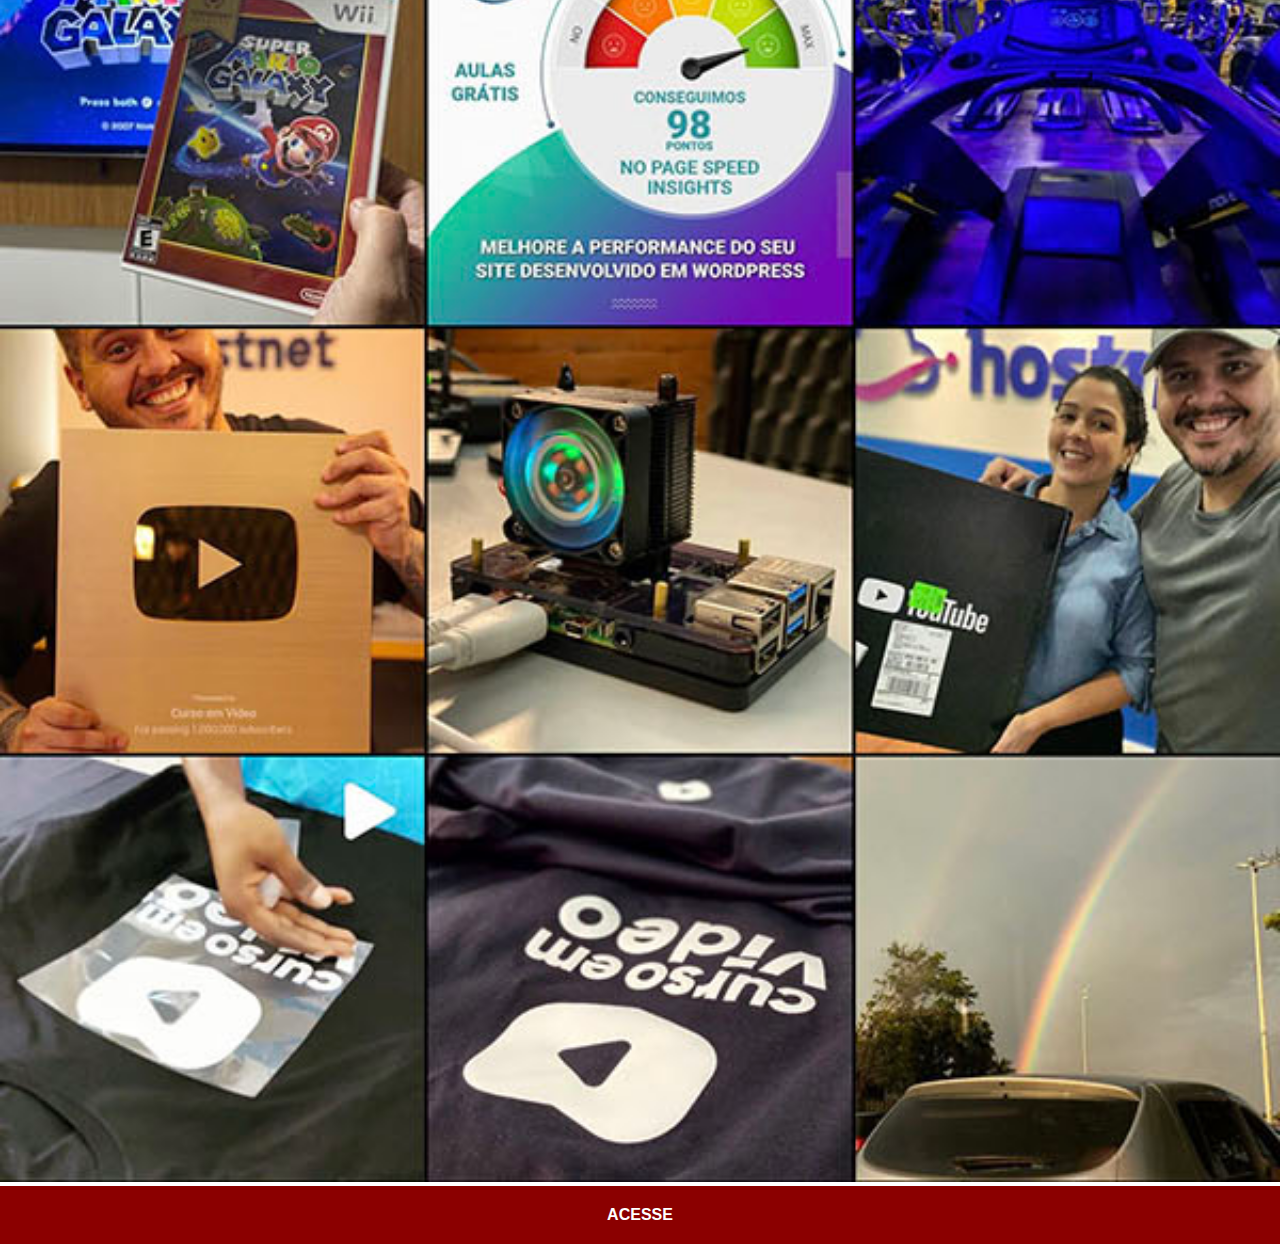
<file: instagram.html>
<!DOCTYPE html>
<html lang="pt-br">
<head>
    <meta charset="UTF-8">
    <meta name="viewport" content="width=device-width, initial-scale=1.0">
    <title>Instgaram</title>
    <link rel="stylesheet" href="style/social.css">
</head>
<body>
    <img src="imagens/tela-instagram.jpg" alt="Instagram">
    <a href="https://www.instagram.com/gustavoguanabara/" target="_blank">ACESSE</a>
</body>
</html>
</file>
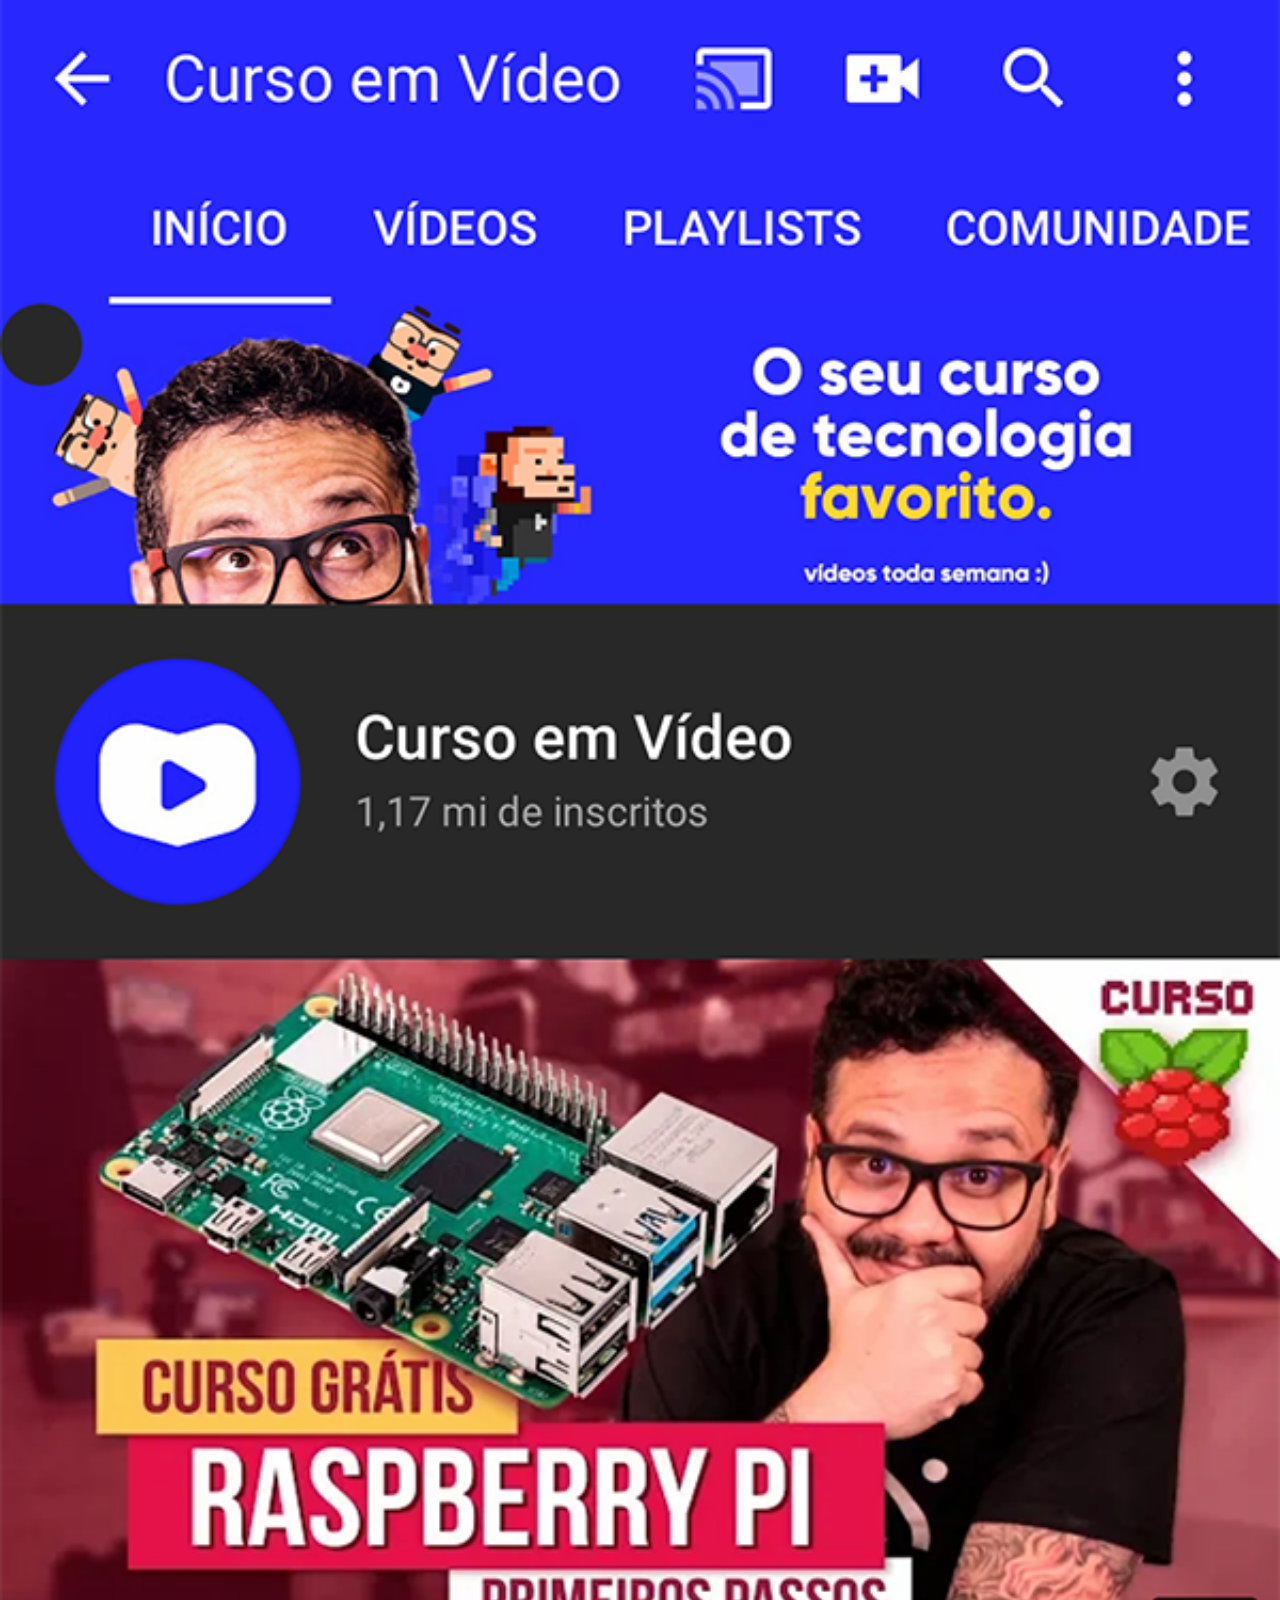
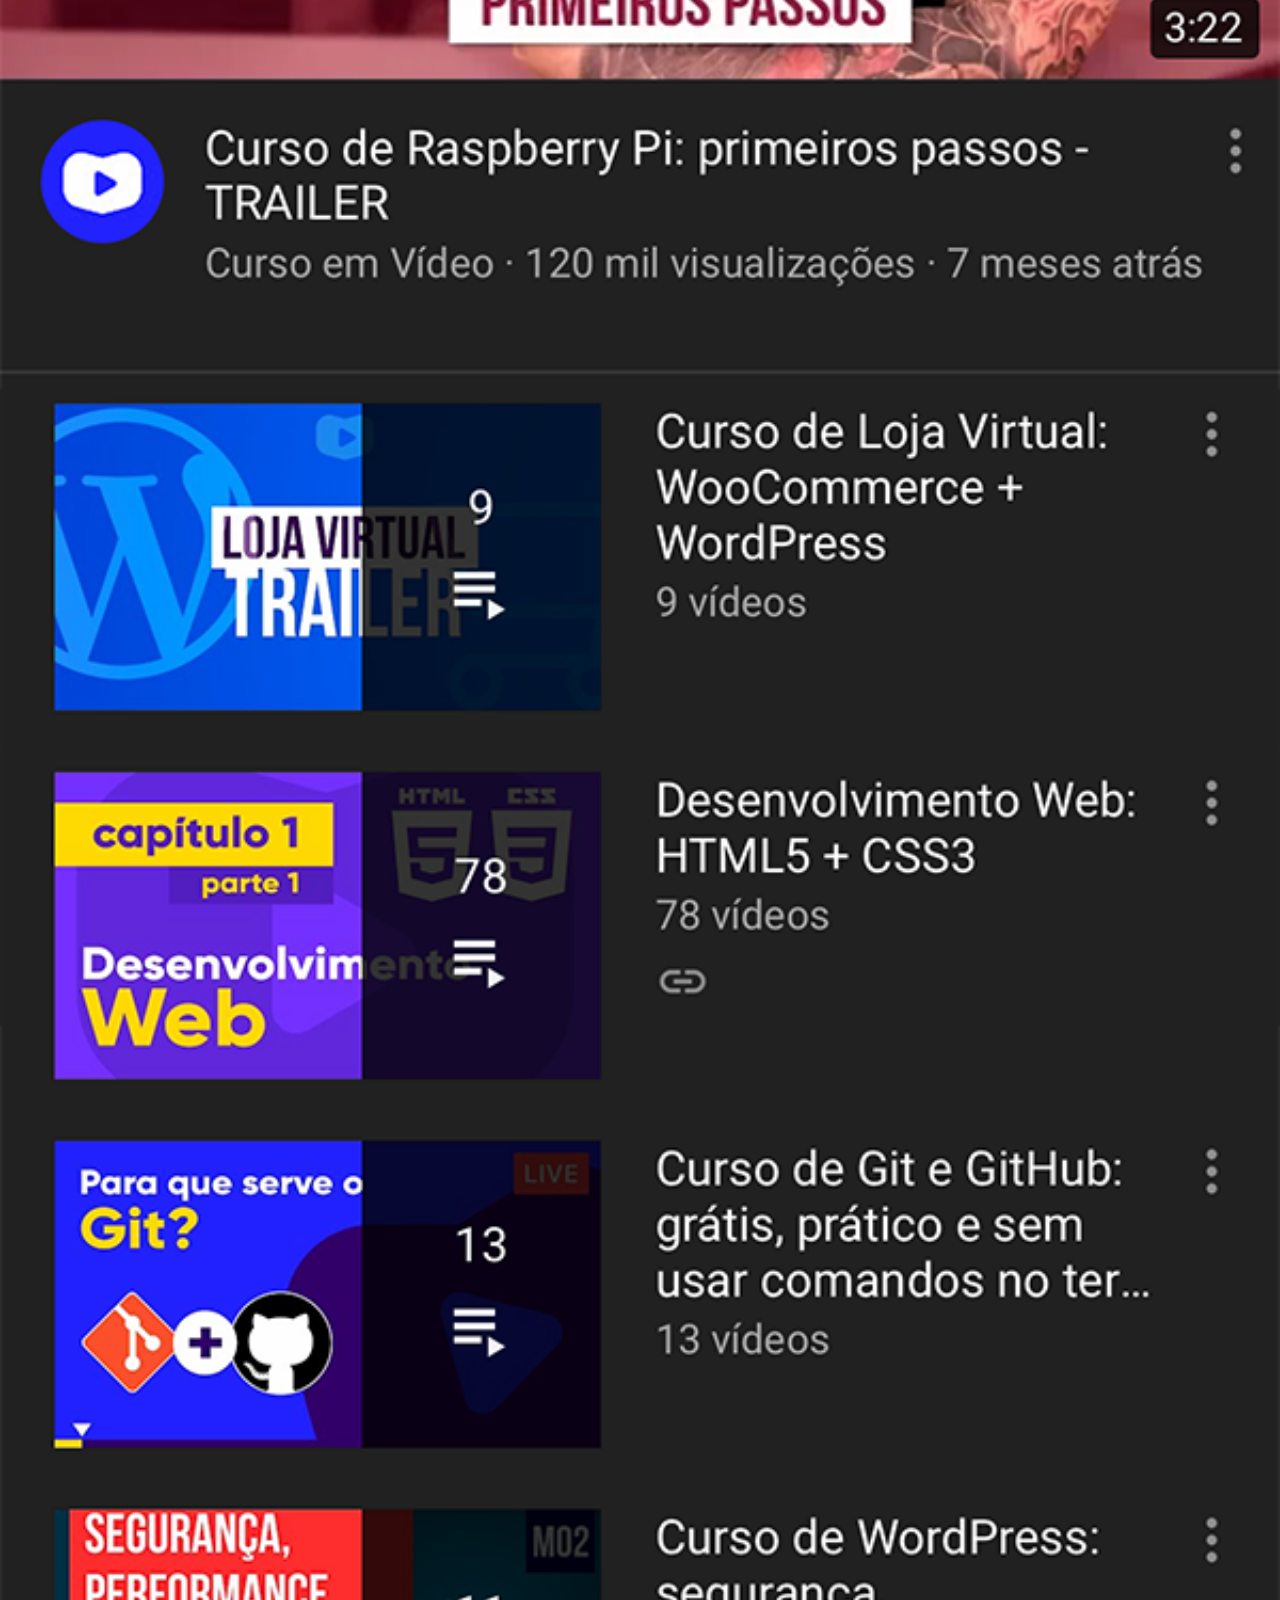
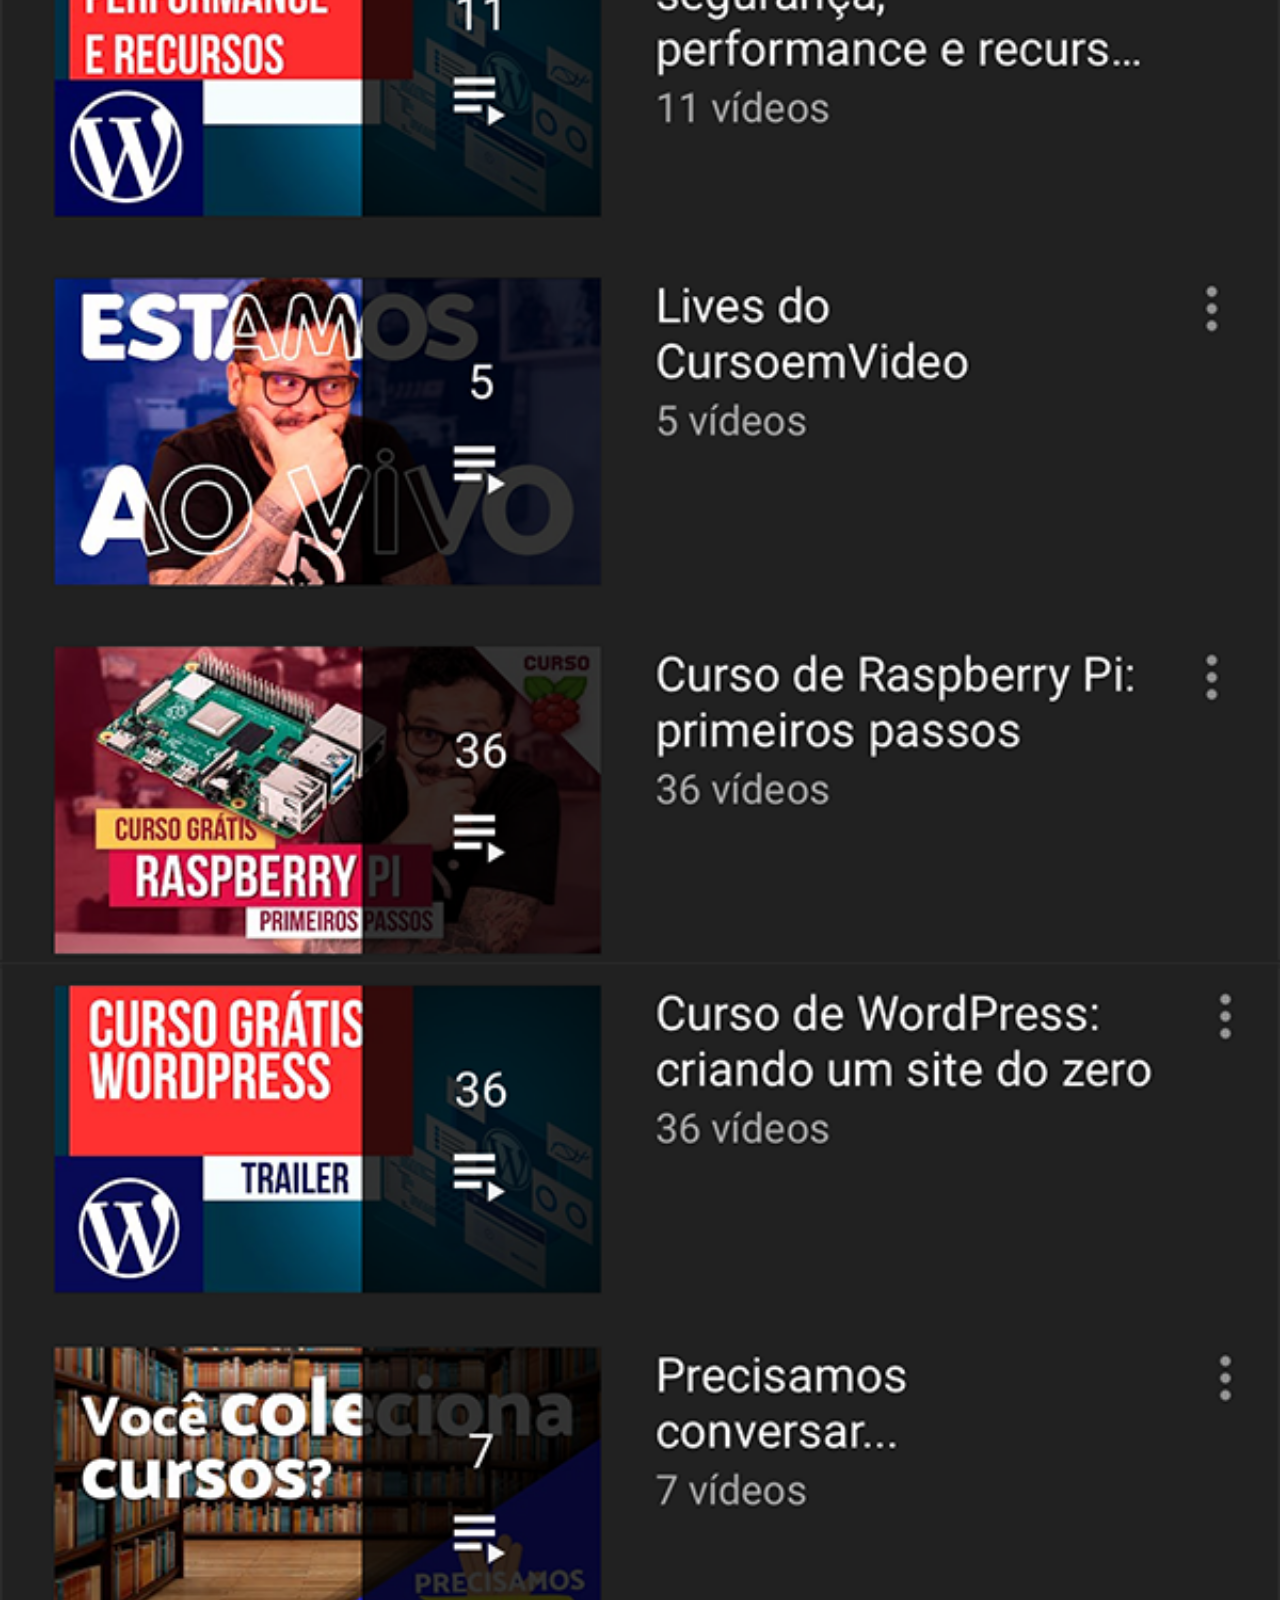
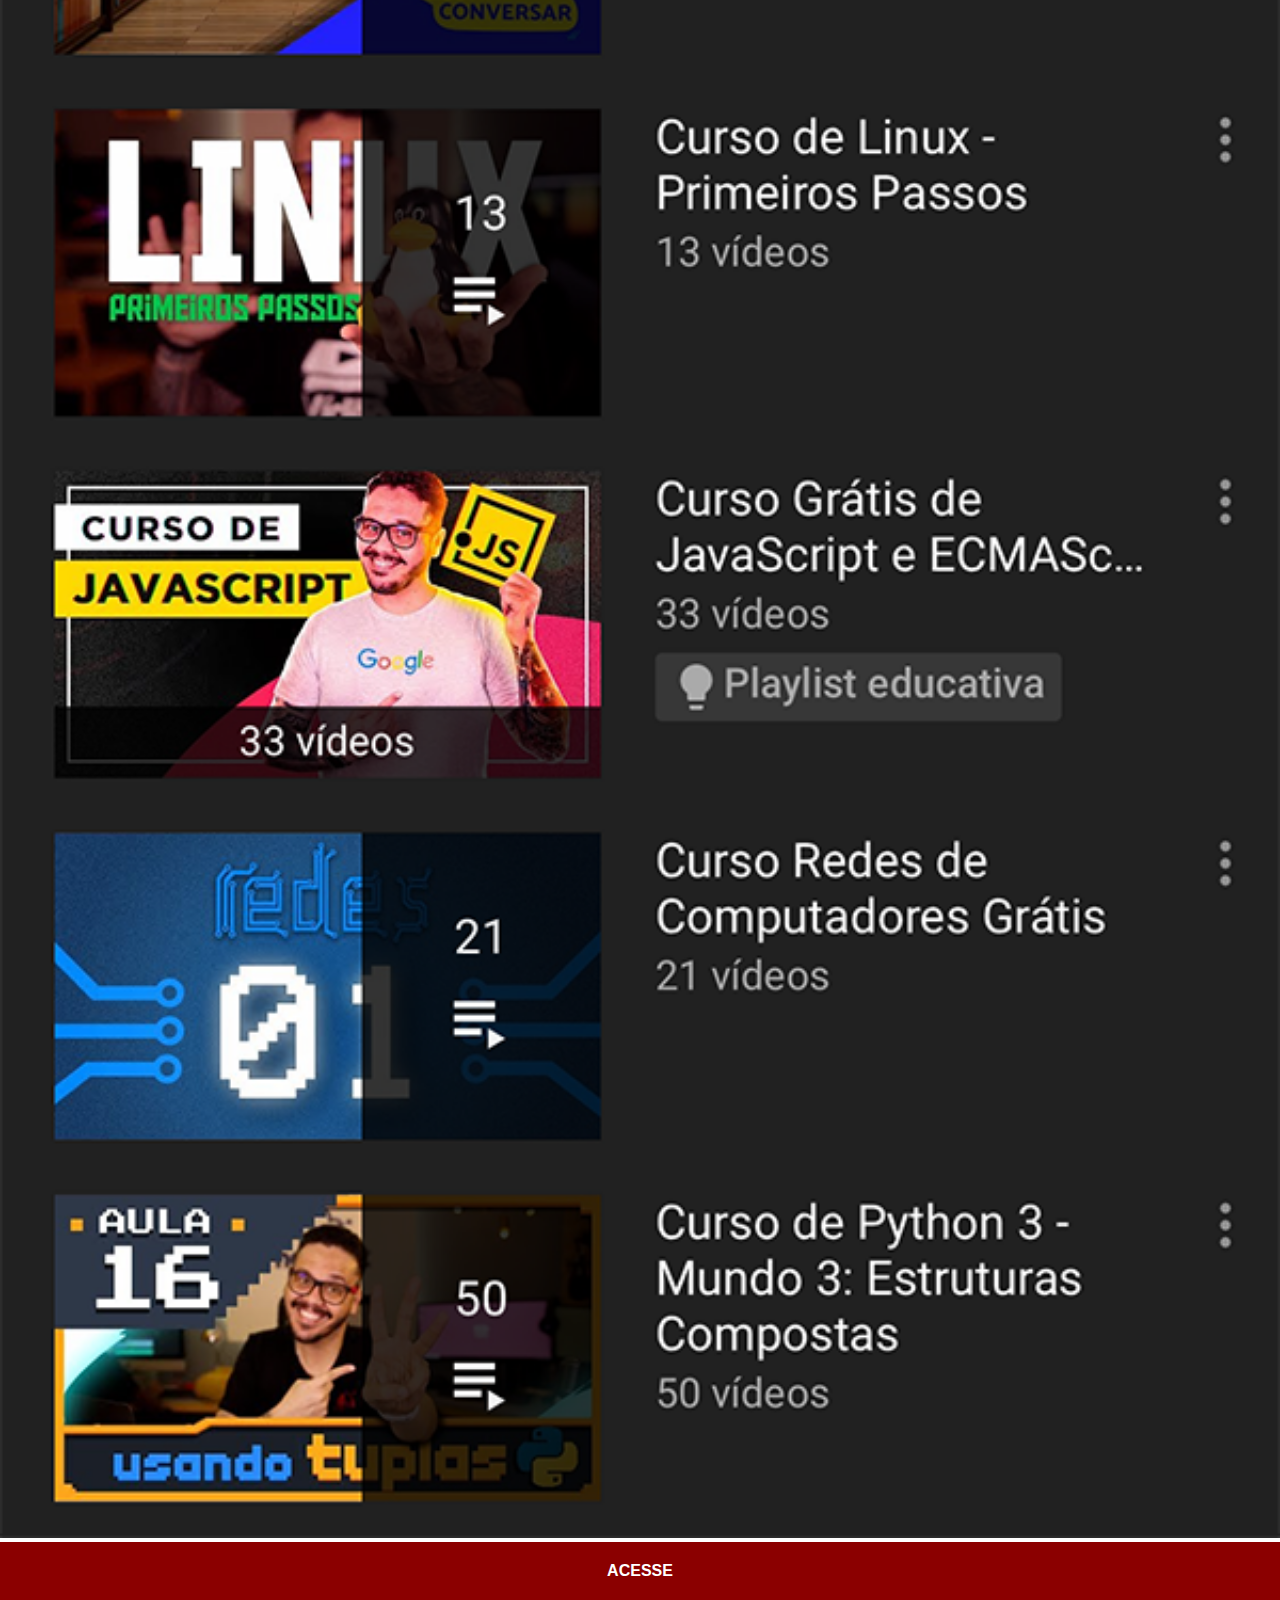
<file: youtube.html>
<!DOCTYPE html>
<html lang="pt-br">
<head>
    <meta charset="UTF-8">
    <meta name="viewport" content="width=device-width, initial-scale=1.0">
    <title>YouTube</title>
    <link rel="stylesheet" href="style/social.css">
</head>
<body>
    <img src="imagens/tela-youtube.png" alt="YouTube">
    <a href="https://www.youtube.com/c/CursoemV%C3%ADdeo" target="_blank">ACESSE</a>
</body>
</html>
</file>
<file: style/style.css>
@charset "UTF-8";

* {
    margin: 0;
    padding: 0;
    font-family: Arial, Helvetica, sans-serif;
}

html, body {
    height: 100vh;
    width: 100vw;
    background-color: black;
}

body {
    background: url('../imagens/fundo-madeira.jpg') top center no-repeat;
    background-size: cover;
    background-attachment: fixed;
}

main {
    position: relative;
    height: 100vh;
}

#telefone {
    position: absolute;
    top: 50%;
    left: 50%;
    transform: translate(-50%, -50%);
    height: 627px;
    width: 311px;
    background:url('../imagens/frame-iphone.png') no-repeat;
}

#tela {
    position: relative;
    top: 80px;
    left: 22px;
    width: 267px;
    height: 471px;
}

#redes-sociais {
    text-align: right;
}

#redes-sociais img {
    width: 50px;
    margin: 10px;
    border-radius: 50%;
    box-shadow: 2px 2px 5px rgba(0, 0, 0, 0.398);
    box-sizing: border-box;
}

#redes-sociais img:hover {
    border: 2px solid rgba(255, 255, 255, 0.658);
    transform: translate(-3px, -3px);
    box-shadow: 5px 5px 10px rgba(0, 0, 0, 0.601);
    transition: transform 0.2s, border 0.5s;
}
</file>
<file: style/social.css>
@charset "UTF-8";

* {
    margin: 0;
    padding: 0;
    font-family: Arial, Helvetica, sans-serif;
}

img {
    width: 100vw;
}

a {
    display: block;
    background-color: darkred;
    color: white;
    padding: 20px;
    text-align: center;
    font-weight: bolder;
    text-decoration: none;
}

a:hover {
    background-color: red;
    transition-duration: 0.2s;
}
</file>
